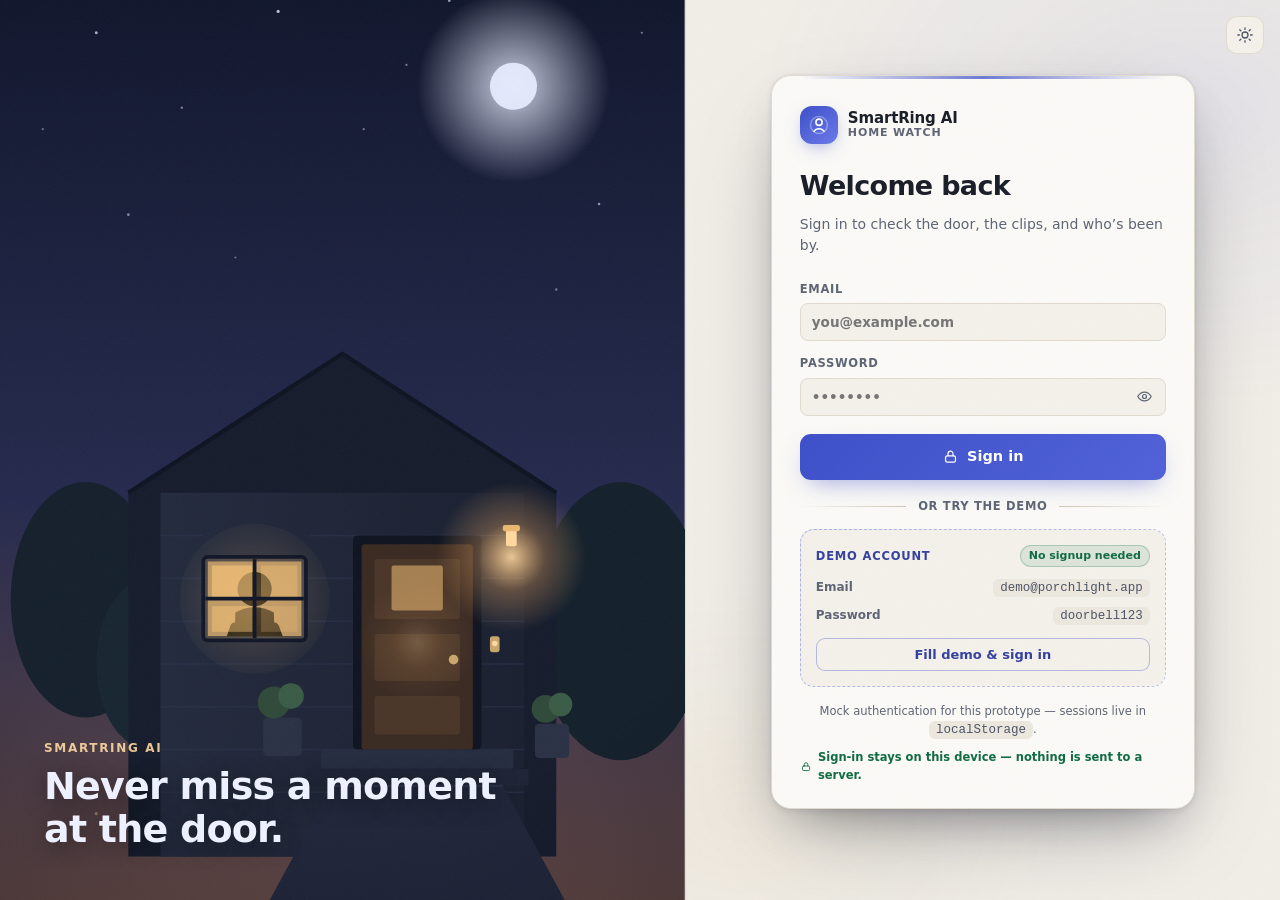
<file: dashboard/index.html>
<!DOCTYPE html>
<html lang="en" data-theme="light">
<head>
<meta charset="utf-8">
<meta name="viewport" content="width=device-width, initial-scale=1">
<title>SmartRing AI: Intelligent IoT Doorbell Monitoring System</title>
<meta name="description" content="SmartRing AI: intelligent, real-time monitoring for your smart doorbells — live feed, notifications, analytics, health and access logs.">
<link rel="icon" href="data:image/svg+xml,%3Csvg xmlns='http://www.w3.org/2000/svg' viewBox='0 0 32 32'%3E%3Crect width='32' height='32' rx='8' fill='%233f4fc9'/%3E%3Ccircle cx='16' cy='13' r='5' fill='none' stroke='%23fff' stroke-width='2'/%3E%3Cpath d='M10 22c1.8-2.4 3.8-3.4 6-3.4s4.2 1 6 3.4' fill='none' stroke='%23fff' stroke-width='2' stroke-linecap='round'/%3E%3C/svg%3E">
<link rel="stylesheet" href="css/styles.css">
<script>
  /* Apply theme before first paint to avoid a flash of the wrong palette. */
  (function () {
    try {
      var t = localStorage.getItem('porchlight-theme');
      if (t !== 'light' && t !== 'dark') {
        t = window.matchMedia && window.matchMedia('(prefers-color-scheme: dark)').matches ? 'dark' : 'light';
      }
      document.documentElement.setAttribute('data-theme', t);
    } catch (e) { /* keep default */ }
  })();
</script>
</head>
<body>
<a class="skip-link" href="#main">Skip to main content</a>

<!-- ============ inline icon sprite ============ -->
<svg class="sprite" aria-hidden="true" focusable="false" width="0" height="0" style="position:absolute">
  <defs>
    <g id="ico" fill="none" stroke="currentColor" stroke-width="1.7" stroke-linecap="round" stroke-linejoin="round"></g>
  </defs>
  <symbol id="i-bell" viewBox="0 0 24 24" fill="none" stroke="currentColor" stroke-width="1.7" stroke-linecap="round" stroke-linejoin="round">
    <circle cx="12" cy="9" r="3.4"/><path d="M6.5 19c1.3-2 3.2-3 5.5-3s4.2 1 5.5 3"/><circle cx="12" cy="12" r="9.2" opacity=".35"/>
  </symbol>
  <symbol id="i-ring" viewBox="0 0 24 24" fill="none" stroke="currentColor" stroke-width="1.7" stroke-linecap="round" stroke-linejoin="round">
    <path d="M12 3a6 6 0 0 0-6 6c0 5-2 6-2 6h16s-2-1-2-6a6 6 0 0 0-6-6z"/><path d="M10.3 19a2 2 0 0 0 3.4 0"/>
  </symbol>
  <symbol id="i-motion" viewBox="0 0 24 24" fill="none" stroke="currentColor" stroke-width="1.7" stroke-linecap="round" stroke-linejoin="round">
    <path d="M5 15a7 7 0 0 1 0-6"/><path d="M8.5 16.5a10 10 0 0 1 0-9"/><path d="M12 18a13 13 0 0 1 0-12"/><circle cx="18.5" cy="12" r="1.6" fill="currentColor" stroke="none"/>
  </symbol>
  <symbol id="i-person" viewBox="0 0 24 24" fill="none" stroke="currentColor" stroke-width="1.7" stroke-linecap="round" stroke-linejoin="round">
    <circle cx="12" cy="8" r="3.4"/><path d="M5.5 19.5c1.2-3.2 3.6-4.8 6.5-4.8s5.3 1.6 6.5 4.8"/>
  </symbol>
  <symbol id="i-package" viewBox="0 0 24 24" fill="none" stroke="currentColor" stroke-width="1.7" stroke-linecap="round" stroke-linejoin="round">
    <path d="M3.5 8.5 12 4l8.5 4.5v7L12 20l-8.5-4.5z"/><path d="M3.5 8.5 12 13l8.5-4.5M12 13v7"/>
  </symbol>
  <symbol id="i-tamper" viewBox="0 0 24 24" fill="none" stroke="currentColor" stroke-width="1.7" stroke-linecap="round" stroke-linejoin="round">
    <path d="M12 3.2 5 6v5.5c0 4.4 2.9 7.6 7 9.3 4.1-1.7 7-4.9 7-9.3V6z"/><path d="M12 9v4"/><circle cx="12" cy="16" r=".9" fill="currentColor" stroke="none"/>
  </symbol>
  <symbol id="i-battery-low" viewBox="0 0 24 24" fill="none" stroke="currentColor" stroke-width="1.7" stroke-linecap="round" stroke-linejoin="round">
    <rect x="2.5" y="8" width="16" height="8" rx="2.2"/><path d="M21 11v2"/><path d="M6 11v2"/>
  </symbol>
  <symbol id="i-offline" viewBox="0 0 24 24" fill="none" stroke="currentColor" stroke-width="1.7" stroke-linecap="round" stroke-linejoin="round">
    <path d="M2.5 9.5a14 14 0 0 1 5-3"/><path d="M14 6.8a14 14 0 0 1 7.5 2.7"/><path d="M6 13a10 10 0 0 1 3-1.8"/><path d="M15 11.5a10 10 0 0 1 3 1.5"/><circle cx="12" cy="17.5" r="1.4" fill="currentColor" stroke="none"/><path d="M3 3l18 18"/>
  </symbol>
  <symbol id="i-mic" viewBox="0 0 24 24" fill="none" stroke="currentColor" stroke-width="1.7" stroke-linecap="round" stroke-linejoin="round">
    <rect x="9" y="3" width="6" height="11" rx="3"/><path d="M5.5 11.5a6.5 6.5 0 0 0 13 0"/><path d="M12 18v3"/>
  </symbol>
  <symbol id="i-speaker" viewBox="0 0 24 24" fill="none" stroke="currentColor" stroke-width="1.7" stroke-linecap="round" stroke-linejoin="round">
    <path d="M4 9.5h3.5L12 5.5v13L7.5 14.5H4z"/><path d="M15.5 9.5a4 4 0 0 1 0 5"/><path d="M18 7a7.5 7.5 0 0 1 0 10"/>
  </symbol>
  <symbol id="i-mute" viewBox="0 0 24 24" fill="none" stroke="currentColor" stroke-width="1.7" stroke-linecap="round" stroke-linejoin="round">
    <path d="M4 9.5h3.5L12 5.5v13L7.5 14.5H4z"/><path d="M16 10l4 4M20 10l-4 4"/>
  </symbol>
  <symbol id="i-camera" viewBox="0 0 24 24" fill="none" stroke="currentColor" stroke-width="1.7" stroke-linecap="round" stroke-linejoin="round">
    <path d="M4 8h3l1.5-2h7L17 8h3v11H4z"/><circle cx="12" cy="13" r="3.4"/>
  </symbol>
  <symbol id="i-lock" viewBox="0 0 24 24" fill="none" stroke="currentColor" stroke-width="1.7" stroke-linecap="round" stroke-linejoin="round">
    <rect x="5" y="11" width="14" height="9" rx="2.4"/><path d="M8.5 11V8a3.5 3.5 0 0 1 7 0v3"/>
  </symbol>
  <symbol id="i-unlock" viewBox="0 0 24 24" fill="none" stroke="currentColor" stroke-width="1.7" stroke-linecap="round" stroke-linejoin="round">
    <rect x="5" y="11" width="14" height="9" rx="2.4"/><path d="M8.5 11V8a3.5 3.5 0 0 1 6.9-1"/>
  </symbol>
  <symbol id="i-sun" viewBox="0 0 24 24" fill="none" stroke="currentColor" stroke-width="1.7" stroke-linecap="round" stroke-linejoin="round">
    <circle cx="12" cy="12" r="4"/><path d="M12 2.5v2M12 19.5v2M2.5 12h2M19.5 12h2M5 5l1.4 1.4M17.6 17.6 19 19M19 5l-1.4 1.4M6.4 17.6 5 19"/>
  </symbol>
  <symbol id="i-moon" viewBox="0 0 24 24" fill="none" stroke="currentColor" stroke-width="1.7" stroke-linecap="round" stroke-linejoin="round">
    <path d="M20 14.5A8.5 8.5 0 0 1 9.5 4a8.5 8.5 0 1 0 10.5 10.5z"/>
  </symbol>
  <symbol id="i-check" viewBox="0 0 24 24" fill="none" stroke="currentColor" stroke-width="1.9" stroke-linecap="round" stroke-linejoin="round">
    <path d="M5 12.5 10 17.5 19 7"/>
  </symbol>
  <symbol id="i-trash" viewBox="0 0 24 24" fill="none" stroke="currentColor" stroke-width="1.7" stroke-linecap="round" stroke-linejoin="round">
    <path d="M4.5 7h15"/><path d="M9.5 7V5h5v2"/><path d="M6.5 7l1 12h9l1-12"/><path d="M10.5 11v4.5M13.5 11v4.5"/>
  </symbol>
  <symbol id="i-play" viewBox="0 0 24 24" fill="none" stroke="currentColor" stroke-width="1.7" stroke-linecap="round" stroke-linejoin="round">
    <path d="M9 6.5 18 12l-9 5.5z"/>
  </symbol>
  <symbol id="i-wifi" viewBox="0 0 24 24" fill="none" stroke="currentColor" stroke-width="1.7" stroke-linecap="round" stroke-linejoin="round">
    <path d="M3.5 9.2a13.5 13.5 0 0 1 17 0"/><path d="M6.6 12.6a9 9 0 0 1 10.8 0"/><path d="M9.7 16a4.6 4.6 0 0 1 4.6 0"/><circle cx="12" cy="19" r="1.3" fill="currentColor" stroke="none"/>
  </symbol>
  <symbol id="i-clock" viewBox="0 0 24 24" fill="none" stroke="currentColor" stroke-width="1.7" stroke-linecap="round" stroke-linejoin="round">
    <circle cx="12" cy="12" r="8.5"/><path d="M12 7.5V12l3 2"/>
  </symbol>
  <symbol id="i-close" viewBox="0 0 24 24" fill="none" stroke="currentColor" stroke-width="1.9" stroke-linecap="round" stroke-linejoin="round">
    <path d="M6 6l12 12M18 6 6 18"/>
  </symbol>
  <symbol id="i-wave" viewBox="0 0 24 24" fill="none" stroke="currentColor" stroke-width="1.7" stroke-linecap="round" stroke-linejoin="round">
    <path d="M4 16V8M8 18.5v-13M12 15.5v-7M16 19v-14M20 14v-4"/>
  </symbol>
  <symbol id="i-logout" viewBox="0 0 24 24" fill="none" stroke="currentColor" stroke-width="1.7" stroke-linecap="round" stroke-linejoin="round">
    <path d="M14 5H7a2 2 0 0 0-2 2v10a2 2 0 0 0 2 2h7"/><path d="M17 8.5 20.5 12 17 15.5"/><path d="M20 12H10"/>
  </symbol>
</svg>

<!-- ============ header ============ -->
<header class="topbar">
  <div class="topbar__row">
    <div class="brand">
      <span class="brand__mark" aria-hidden="true"><svg width="22" height="22"><use href="#i-bell"/></svg></span>
      <span class="brand__text">
        <h1 class="brand__name">SmartRing AI</h1>
        <span class="brand__sub">Home watch</span>
      </span>
    </div>

    <div class="device-switch" id="device-switch" role="group" aria-label="Select doorbell device"></div>

    <div class="topbar__actions">
      <span class="mock-chip" title="This dashboard runs on a mock realtime engine">Mock mode</span>
      <div class="acct" id="acct">
        <span class="acct__avatar" id="acct-avatar" aria-hidden="true">–</span>
        <span class="acct__name" id="acct-name">Account</span>
        <button type="button" class="icon-btn" id="btn-logout" aria-label="Log out">
          <svg width="18" height="18" aria-hidden="true"><use href="#i-logout"/></svg>
        </button>
      </div>
      <button type="button" class="icon-btn" id="theme-toggle" aria-label="Switch to dark mode">
        <svg class="icon icon--sun" width="18" height="18" aria-hidden="true"><use href="#i-sun"/></svg>
        <svg class="icon icon--moon" width="18" height="18" aria-hidden="true"><use href="#i-moon"/></svg>
      </button>
    </div>
  </div>

  <div class="statusstrip" id="status-strip" role="group" aria-label="Selected device status"></div>

  <nav class="secnav" aria-label="Dashboard sections">
    <div class="secnav__scroller">
      <a class="secnav__link" href="#live">Live feed</a>
      <a class="secnav__link" href="#notifications">Notifications
        <span class="badge badge--accent" id="nav-unread" role="status" hidden>0</span>
      </a>
      <a class="secnav__link" href="#analytics">Analytics</a>
      <a class="secnav__link" href="#settings">Settings</a>
      <a class="secnav__link" href="#health">Health</a>
      <a class="secnav__link" href="#visitors">Visitors</a>
    </div>
  </nav>
</header>

<main id="main" class="layout">

  <!-- ============ 01 live feed ============ -->
  <section class="panel panel--feed" id="live" aria-labelledby="live-title">
    <header class="panel__head">
      <div class="panel__titles">
        <span class="panel__index" aria-hidden="true">01</span>
        <h2 class="panel__title" id="live-title">Live feed</h2>
      </div>
      <div class="panel__meta">
        <span class="chip chip--ghost" id="feed-quality">1080p · 30 fps</span>
        <button type="button" class="link-btn" id="btn-simulate">Simulate ring</button>
      </div>
    </header>

    <div class="feed">
      <div class="feed__stage" id="feed-stage">
        <!-- Stylised dusk porch scene — pure SVG, no external images -->
        <svg class="feed__scene" viewBox="0 0 640 360" preserveAspectRatio="xMidYMid slice" aria-hidden="true">
          <defs>
            <linearGradient id="sky" x1="0" y1="0" x2="0" y2="1">
              <stop offset="0%" stop-color="#131a30"/>
              <stop offset="55%" stop-color="#2a2b4d"/>
              <stop offset="100%" stop-color="#6a4a41"/>
            </linearGradient>
            <radialGradient id="porchGlow" cx="50%" cy="50%" r="50%">
              <stop offset="0%" stop-color="#ffd9a0" stop-opacity=".85"/>
              <stop offset="45%" stop-color="#ffb86b" stop-opacity=".32"/>
              <stop offset="100%" stop-color="#ffb86b" stop-opacity="0"/>
            </radialGradient>
            <radialGradient id="moonGlow" cx="50%" cy="50%" r="50%">
              <stop offset="0%" stop-color="#e8ecff" stop-opacity=".8"/>
              <stop offset="100%" stop-color="#e8ecff" stop-opacity="0"/>
            </radialGradient>
            <radialGradient id="vign" cx="50%" cy="46%" r="72%">
              <stop offset="55%" stop-color="#000" stop-opacity="0"/>
              <stop offset="100%" stop-color="#000" stop-opacity=".55"/>
            </radialGradient>
            <linearGradient id="wallG" x1="0" y1="0" x2="1" y2="0">
              <stop offset="0%" stop-color="#232a3d"/>
              <stop offset="100%" stop-color="#1a2030"/>
            </linearGradient>
            <radialGradient id="hallGlow" cx="50%" cy="42%" r="58%">
              <stop offset="0%" stop-color="#ffe0ad" stop-opacity=".95"/>
              <stop offset="55%" stop-color="#ffca7a" stop-opacity=".45"/>
              <stop offset="100%" stop-color="#ffca7a" stop-opacity="0"/>
            </radialGradient>
            <linearGradient id="hallFloor" x1="0" y1="0" x2="0" y2="1">
              <stop offset="0%" stop-color="#3a2c1a"/>
              <stop offset="100%" stop-color="#1a120a"/>
            </linearGradient>
            <filter id="grainF" x="0" y="0" width="100%" height="100%">
              <feTurbulence type="fractalNoise" baseFrequency="0.9" numOctaves="2" stitchTiles="stitch"/>
              <feColorMatrix type="saturate" values="0"/>
            </filter>
          </defs>

          <rect width="640" height="360" fill="url(#sky)"/>
          <circle cx="96" cy="64" r="46" fill="url(#moonGlow)"/>
          <circle cx="96" cy="64" r="15" fill="#e9edff" opacity=".9"/>
          <g fill="#dfe5ff">
            <circle cx="190" cy="42" r="1.2" opacity=".8"/><circle cx="260" cy="88" r="1" opacity=".55"/>
            <circle cx="330" cy="36" r="1.3" opacity=".7"/><circle cx="410" cy="70" r="1" opacity=".5"/>
            <circle cx="520" cy="40" r="1.2" opacity=".65"/><circle cx="590" cy="96" r="1" opacity=".45"/>
            <circle cx="470" cy="110" r="1" opacity=".4"/><circle cx="150" cy="120" r="1" opacity=".4"/>
          </g>

          <!-- neighbouring roofline -->
          <path d="M0 150 L80 108 L160 150 L160 220 L0 220 Z" fill="#161c2c"/>
          <path d="M0 150 L80 108 L160 150" fill="none" stroke="#0f1422" stroke-width="3"/>

          <!-- house wall -->
          <rect x="150" y="96" width="490" height="196" fill="url(#wallG)"/>
          <g stroke="#2c3450" stroke-width="1.4" opacity=".65">
            <path d="M150 128h490M150 160h490M150 192h490M150 224h490M150 256h490"/>
          </g>

          <!-- door frame -->
          <rect x="332" y="120" width="118" height="172" rx="4" fill="#0f1420"/>
          <!-- doorway interior (revealed when the door swings open) -->
          <g class="scene-interior" aria-hidden="true">
            <rect x="340" y="128" width="102" height="164" rx="3" fill="#070a12"/>
            <rect x="348" y="168" width="86" height="100" rx="2" fill="#151009"/>
            <rect x="348" y="268" width="86" height="24" fill="url(#hallFloor)"/>
            <ellipse class="scene-interior__glow" cx="391" cy="230" rx="44" ry="58" fill="url(#hallGlow)"/>
            <circle cx="391" cy="196" r="5" fill="#ffe0ad" opacity=".8"/>
            <rect x="348" y="286" width="86" height="6" rx="1" fill="#2a2014"/>
          </g>
          <!-- door leaf (swings open on unlock) -->
          <g id="scene-door" class="scene-door">
            <rect x="340" y="128" width="102" height="164" rx="3" fill="#3a2a22"/>
            <rect x="350" y="140" width="82" height="52" rx="3" fill="#4a3628"/>
            <rect x="350" y="204" width="82" height="40" rx="3" fill="#4a3628"/>
            <rect x="350" y="252" width="82" height="30" rx="3" fill="#4a3628"/>
            <circle cx="424" cy="212" r="4" fill="#c9a66b"/>
            <rect x="366" y="146" width="50" height="40" rx="2" fill="#ffca7a" opacity=".55"/>
          </g>
          <!-- warm light spilling onto the porch floor while open -->
          <ellipse class="scene-spill" cx="391" cy="298" rx="56" ry="11" fill="#ffca7a"/>

          <!-- porch light + glow -->
          <circle cx="486" cy="150" r="66" fill="url(#porchGlow)"/>
          <rect x="481" y="126" width="10" height="16" rx="2" fill="#ffd9a0"/>
          <rect x="478" y="122" width="16" height="6" rx="2" fill="#e8b96f"/>

          <!-- window with warm light -->
          <rect x="208" y="140" width="84" height="64" rx="3" fill="#121728"/>
          <rect x="214" y="146" width="32" height="24" fill="#ffca7a" opacity=".5"/>
          <rect x="254" y="146" width="32" height="24" fill="#ffca7a" opacity=".28"/>
          <rect x="214" y="176" width="32" height="22" fill="#ffca7a" opacity=".35"/>
          <rect x="254" y="176" width="32" height="22" fill="#ffca7a" opacity=".18"/>

          <!-- porch floor + steps -->
          <rect x="286" y="292" width="240" height="20" fill="#252c40"/>
          <rect x="300" y="312" width="212" height="14" fill="#1e2436"/>
          <rect x="316" y="326" width="184" height="12" fill="#181e2e"/>

          <!-- walkway -->
          <path d="M330 338 L470 338 L560 360 L240 360 Z" fill="#20263a"/>
          <path d="M330 338 L470 338" stroke="#2b334a" stroke-width="2"/>

          <!-- planters -->
          <g>
            <rect x="262" y="262" width="34" height="34" rx="4" fill="#2a3145"/>
            <circle cx="272" cy="250" r="14" fill="#2f4a3a"/>
            <circle cx="288" cy="244" r="12" fill="#38584377"/>
            <circle cx="281" cy="256" r="10" fill="#3a5c46"/>
          </g>
          <g>
            <rect x="536" y="266" width="30" height="30" rx="4" fill="#2a3145"/>
            <circle cx="546" cy="254" r="12" fill="#2f4a3a"/>
            <circle cx="559" cy="250" r="10" fill="#3a5c46"/>
          </g>

          <!-- railing -->
          <g stroke="#2f3850" stroke-width="3" stroke-linecap="round">
            <path d="M286 292v-34M286 258h44"/>
            <path d="M526 292v-34M526 258h-40"/>
          </g>

          <!-- visitor silhouette (revealed while someone is at the door) -->
          <g id="scene-figure" class="scene-figure" opacity="0">
            <ellipse cx="392" cy="344" rx="34" ry="7" fill="#000" opacity=".35"/>
            <circle cx="392" cy="252" r="15" fill="#0b0f1a"/>
            <path d="M372 344c0-30 6-58 20-58s20 28 20 58z" fill="#0b0f1a"/>
            <path d="M372 292c-8 14-10 30-9 42M412 292c8 14 10 30 9 42" stroke="#0b0f1a" stroke-width="7" stroke-linecap="round" fill="none"/>
          </g>

          <rect width="640" height="360" fill="url(#vign)"/>
          <rect width="640" height="360" filter="url(#grainF)" opacity=".05" style="mix-blend-mode:overlay"/>
        </svg>

        <!-- camera shutter flash -->
        <div class="feed__flash" id="feed-flash" aria-hidden="true"></div>

        <div class="feed__hud feed__hud--top">
          <span class="live-badge" id="live-badge"><span class="live-badge__dot" aria-hidden="true"></span>Live</span>
          <span class="unlocked-badge" id="unlocked-badge" hidden>
            <svg width="12" height="12" aria-hidden="true"><use href="#i-unlock"/></svg>Unlocked
          </span>
          <span class="feed__clock" id="feed-clock">--:--:--</span>
        </div>
        <div class="feed__hud feed__hud--bottom">
          <span class="feed__hud-item" id="feed-device-label">Front Door</span>
          <span class="feed__hud-sep" aria-hidden="true">·</span>
          <span class="feed__hud-item">HDR</span>
          <span class="feed__hud-sep" aria-hidden="true">·</span>
          <span class="feed__hud-item" id="feed-rec">REC</span>
          <span class="feed__hud-sep" id="feed-lastshot-sep" aria-hidden="true" hidden>·</span>
          <span class="feed__hud-item feed__hud-shot" id="feed-lastshot" hidden></span>
        </div>

        <!-- offline / error state -->
        <div class="feed__state" id="feed-offline" hidden>
          <div class="feed__state-card">
            <svg width="26" height="26" aria-hidden="true"><use href="#i-offline"/></svg>
            <h3>Camera offline</h3>
            <p id="feed-offline-detail">This device stopped streaming 1h ago. Live view and remote unlock are unavailable.</p>
            <button type="button" class="btn btn--ghost" id="btn-retry-stream">Retry connection</button>
          </div>
        </div>

        <!-- ring banner (memorable moment) -->
        <div class="ring-banner" id="ring-banner" role="alert" aria-live="assertive" hidden>
          <span class="ring-banner__halo" aria-hidden="true"></span>
          <div class="ring-banner__body">
            <p class="ring-banner__kicker">Doorbell ring</p>
            <p class="ring-banner__title">Someone is at the door</p>
            <p class="ring-banner__meta" id="ring-banner-meta">Front Door · just now</p>
          </div>
          <div class="ring-banner__actions">
            <button type="button" class="btn btn--accent btn--sm" id="btn-ring-accept">Accept &amp; talk</button>
            <button type="button" class="btn btn--ghost btn--sm" id="btn-ring-dismiss">Dismiss</button>
          </div>
        </div>
      </div>

      <div class="feed__controls" role="group" aria-label="Doorbell controls">
        <button type="button" class="ctl" id="btn-talk" aria-pressed="false">
          <svg width="18" height="18" aria-hidden="true"><use href="#i-mic"/></svg>
          <span>Talk</span>
        </button>
        <button type="button" class="ctl" id="btn-mute" aria-pressed="false">
          <svg width="18" height="18" aria-hidden="true"><use href="#i-speaker"/></svg>
          <span>Mute</span>
        </button>
        <button type="button" class="ctl" id="btn-snapshot">
          <svg width="18" height="18" aria-hidden="true"><use href="#i-camera"/></svg>
          <span>Snapshot</span>
        </button>
        <div class="ctl-anchor">
          <button type="button" class="ctl ctl--warn" id="btn-unlock" aria-expanded="false" aria-haspopup="dialog">
            <svg width="18" height="18" aria-hidden="true"><use href="#i-lock"/></svg>
            <span>Unlock</span>
          </button>
          <div class="confirm-pop" id="unlock-confirm" role="dialog" aria-labelledby="unlock-confirm-title" hidden>
            <p id="unlock-confirm-title" class="confirm-pop__title">Unlock Front Door?</p>
            <p class="confirm-pop__text">The smart lock will disengage for 5 seconds.</p>
            <div class="confirm-pop__actions">
              <button type="button" class="btn btn--ghost btn--sm" id="btn-unlock-cancel">Cancel</button>
              <button type="button" class="btn btn--danger btn--sm" id="btn-unlock-confirm">Unlock door</button>
            </div>
          </div>
        </div>
      </div>

      <div class="stream-stats" id="stream-stats" role="group" aria-label="Stream health">
        <div class="stream-stat">
          <span class="stream-stat__label">Bitrate</span>
          <span class="stream-stat__value" id="stat-bitrate">—</span>
        </div>
        <div class="stream-stat">
          <span class="stream-stat__label">Latency</span>
          <span class="stream-stat__value" id="stat-latency">—</span>
        </div>
        <div class="stream-stat">
          <span class="stream-stat__label">Packet loss</span>
          <span class="stream-stat__value" id="stat-loss">—</span>
        </div>
        <div class="stream-stat">
          <span class="stream-stat__label">Recording</span>
          <span class="stream-stat__value" id="stat-recording">—</span>
        </div>
      </div>
    </div>
  </section>

  <!-- ============ 02 notifications ============ -->
  <section class="panel" id="notifications" aria-labelledby="notif-title">
    <header class="panel__head">
      <div class="panel__titles">
        <span class="panel__index" aria-hidden="true">02</span>
        <h2 class="panel__title" id="notif-title">Notifications</h2>
        <span class="badge badge--accent" id="unread-badge" role="status" hidden>0</span>
        <span class="badge-context" id="unread-context" hidden>this device</span>
      </div>
      <button type="button" class="link-btn" id="btn-mark-all">Mark all read</button>
    </header>

    <div class="filters">
      <label class="field">
        <span class="field__label">Type</span>
        <select id="filter-type" class="select">
          <option value="all">All events</option>
          <option value="ring">Doorbell ring</option>
          <option value="motion">Motion</option>
          <option value="person">Person</option>
          <option value="package">Package</option>
          <option value="tamper">Tamper</option>
          <option value="low_battery">Low battery</option>
          <option value="offline">Offline</option>
        </select>
      </label>
      <label class="field">
        <span class="field__label">Range</span>
        <select id="filter-range" class="select">
          <option value="today">Today</option>
          <option value="7d" selected>Last 7 days</option>
          <option value="30d">Last 30 days</option>
        </select>
      </label>
      <label class="field">
        <span class="field__label">Device</span>
        <select id="filter-device" class="select">
          <option value="current" selected>This device</option>
          <option value="all">All devices</option>
        </select>
      </label>
    </div>

    <ol class="event-list" id="event-list" aria-live="polite" aria-relevant="additions text"></ol>
    <div class="event-list__foot" id="event-list-foot" hidden>
      <button type="button" class="btn btn--ghost btn--sm" id="btn-show-events">Show all events</button>
    </div>

    <div class="state-block" id="event-empty" hidden>
      <svg class="state-block__art" viewBox="0 0 120 90" aria-hidden="true">
        <rect x="18" y="26" width="84" height="48" rx="8" fill="none" stroke="currentColor" stroke-width="2.4" opacity=".45"/>
        <path d="M18 40h84" stroke="currentColor" stroke-width="2.4" opacity=".45"/>
        <circle cx="34" cy="33" r="2.6" fill="currentColor" opacity=".45"/>
        <circle cx="44" cy="33" r="2.6" fill="currentColor" opacity=".45"/>
        <path d="M40 58h40" stroke="currentColor" stroke-width="2.4" stroke-linecap="round" opacity=".35"/>
      </svg>
      <h3>No matching events</h3>
      <p>Nothing arrived for these filters. Widen the date range or clear the filters.</p>
      <button type="button" class="btn btn--ghost btn--sm" id="btn-clear-filters">Clear filters</button>
    </div>
  </section>

  <!-- ============ 03 analytics ============ -->
  <section class="panel panel--wide" id="analytics" aria-labelledby="analytics-title">
    <header class="panel__head">
      <div class="panel__titles">
        <span class="panel__index" aria-hidden="true">03</span>
        <h2 class="panel__title" id="analytics-title">Analytics</h2>
      </div>
      <p class="panel__meta panel__meta--text" id="analytics-updated">Updated just now</p>
    </header>

    <div class="stat-row" id="stat-row">
      <article class="stat">
        <p class="stat__label">Today’s rings</p>
        <p class="stat__value" id="stat-rings">—</p>
        <p class="stat__delta" id="stat-rings-delta"></p>
      </article>
      <article class="stat">
        <p class="stat__label">Motion events</p>
        <p class="stat__value" id="stat-motion">—</p>
        <p class="stat__delta" id="stat-motion-delta"></p>
      </article>
      <article class="stat">
        <p class="stat__label">Missed events</p>
        <p class="stat__value" id="stat-missed">—</p>
        <p class="stat__delta" id="stat-missed-delta"></p>
      </article>
    </div>

    <div class="chart-grid">
      <article class="card chart-card chart-card--line">
        <header class="card__head">
          <h3 class="card__title">Events per hour</h3>
          <p class="card__meta">Last 24 hours</p>
        </header>
        <div class="chart" id="chart-hourly"></div>
      </article>
      <article class="card chart-card chart-card--bar">
        <header class="card__head">
          <h3 class="card__title">Events per day</h3>
          <p class="card__meta">Last 7 days</p>
        </header>
        <div class="chart" id="chart-daily"></div>
      </article>
      <article class="card chart-card chart-card--heat">
        <header class="card__head">
          <h3 class="card__title">Busy times</h3>
          <p class="card__meta" id="heat-summary">7 days × two-hour blocks</p>
        </header>
        <div class="chart chart--heat" id="chart-heatmap"></div>
      </article>
    </div>
  </section>

  <!-- ============ 04 settings ============ -->
  <section class="panel" id="settings" aria-labelledby="settings-title">
    <header class="panel__head">
      <div class="panel__titles">
        <span class="panel__index" aria-hidden="true">04</span>
        <h2 class="panel__title" id="settings-title">Notification settings</h2>
      </div>
      <span class="chip chip--ghost" id="settings-scope">Front Door</span>
    </header>

    <form id="settings-form" novalidate>
      <div class="card">
        <header class="card__head">
          <h3 class="card__title">Alert delivery</h3>
          <p class="card__meta">Choose where each event reaches you</p>
        </header>
        <div class="matrix" id="settings-matrix" role="group" aria-label="Event delivery matrix"></div>
        <p class="hint" id="matrix-hint">SMS delivery for packages and low battery requires the Protect plan.</p>
      </div>

      <div class="settings-duo">
        <div class="card">
          <header class="card__head">
            <h3 class="card__title">Quiet hours</h3>
            <p class="card__meta">Push alerts pause in this window</p>
          </header>
          <div class="quiet">
            <label class="switch-row">
              <span class="switch-row__label" id="quiet-label">Enable quiet hours</span>
              <button type="button" class="switch" id="quiet-toggle" role="switch" aria-checked="true" aria-labelledby="quiet-label">
                <span class="switch__thumb" aria-hidden="true"></span>
              </button>
            </label>
            <div class="quiet__times">
              <label class="field">
                <span class="field__label">Start</span>
                <input type="time" id="quiet-start" class="input" value="22:30">
              </label>
              <span class="quiet__arrow" aria-hidden="true">→</span>
              <label class="field">
                <span class="field__label">End</span>
                <input type="time" id="quiet-end" class="input" value="07:00">
              </label>
            </div>
            <p class="hint" id="quiet-hint">Rings still ring the indoor chime; push notifications stay silent.</p>
          </div>
        </div>

        <div class="card">
          <header class="card__head">
            <h3 class="card__title">Motion sensitivity</h3>
            <p class="card__meta" id="sensitivity-label">High</p>
          </header>
          <label class="field field--block">
            <span class="sr-only">Motion sensitivity</span>
            <input type="range" id="sensitivity" class="range" min="1" max="5" step="1" value="4"
                   aria-describedby="sensitivity-desc">
          </label>
          <div class="range-scale" aria-hidden="true"><span>Low</span><span>High</span></div>
          <p class="hint" id="sensitivity-desc">Detects most people and large pets; ignores moving branches.</p>
        </div>
      </div>

      <div class="settings-duo">
        <div class="card">
          <header class="card__head">
            <h3 class="card__title">Activity zones</h3>
            <p class="card__meta">Zones off = ignored for motion</p>
          </header>
          <div class="zones">
            <svg class="zones__map" viewBox="0 0 300 170" role="img" aria-label="Top-down diagram of porch, walkway and yard zones">
              <rect x="0" y="0" width="300" height="26" fill="#1c2233"/>
              <text x="150" y="17" text-anchor="middle" class="zones__map-label">HOUSE</text>
              <rect class="zone-shape" data-zone="porch" x="106" y="30" width="88" height="44" rx="6"/>
              <rect class="zone-shape" data-zone="walkway" x="126" y="80" width="48" height="60" rx="6"/>
              <rect class="zone-shape" data-zone="yard" x="16" y="80" width="100" height="74" rx="8"/>
              <rect class="zone-shape" data-zone="yard" x="184" y="80" width="100" height="74" rx="8"/>
              <text x="150" y="57" text-anchor="middle" class="zones__zone-label">Porch</text>
              <text x="150" y="113" text-anchor="middle" class="zones__zone-label">Walkway</text>
              <text x="66" y="122" text-anchor="middle" class="zones__zone-label">Yard</text>
              <text x="234" y="122" text-anchor="middle" class="zones__zone-label">Yard</text>
            </svg>
            <ul class="zones__list" id="zones-list"></ul>
          </div>
        </div>

        <div class="card">
          <header class="card__head">
            <h3 class="card__title">Indoor chime</h3>
            <p class="card__meta">Plays when someone rings</p>
          </header>
          <div class="chime">
            <label class="field field--block">
              <span class="field__label">Sound</span>
              <select id="chime-select" class="select">
                <option value="classic">Classic</option>
                <option value="chime">Chime</option>
                <option value="melody">Melody</option>
                <option value="doorbell">Doorbell</option>
              </select>
            </label>
            <button type="button" class="btn btn--ghost btn--sm" id="btn-chime-preview">
              <svg width="16" height="16" aria-hidden="true"><use href="#i-play"/></svg>
              Preview
            </button>
            <label class="field field--block">
              <span class="field__label">Volume <span class="field__value" id="volume-value">75%</span></span>
              <input type="range" id="volume" class="range" min="0" max="100" step="5" value="75">
            </label>
          </div>
        </div>
      </div>

      <div class="settings-foot">
        <p class="hint" id="settings-status" role="status">All changes saved</p>
        <button type="submit" class="btn btn--accent" id="btn-save-settings">Save settings</button>
      </div>
    </form>
  </section>

  <!-- ============ 05 health ============ -->
  <section class="panel" id="health" aria-labelledby="health-title">
    <header class="panel__head">
      <div class="panel__titles">
        <span class="panel__index" aria-hidden="true">05</span>
        <h2 class="panel__title" id="health-title">Device health</h2>
      </div>
      <span class="chip chip--ghost" id="health-uptime">—</span>
    </header>

    <div class="health-grid">
      <article class="card health-card">
        <header class="card__head">
          <h3 class="card__title">Battery</h3>
          <p class="card__meta">Last 7 days</p>
        </header>
        <p class="health-card__value" id="health-battery-value">—</p>
        <div class="health-card__chart" id="health-battery-spark"></div>
        <p class="hint" id="health-battery-hint">—</p>
      </article>

      <article class="card health-card">
        <header class="card__head">
          <h3 class="card__title">Wi-Fi signal</h3>
          <p class="card__meta">Last 24 hours</p>
        </header>
        <p class="health-card__value" id="health-signal-value">—</p>
        <div class="health-card__chart" id="health-signal-spark"></div>
        <p class="hint" id="health-signal-hint">—</p>
      </article>

      <article class="card health-card health-card--ring">
        <header class="card__head">
          <h3 class="card__title">Clip storage</h3>
          <p class="card__meta" id="health-storage-meta">—</p>
        </header>
        <div class="health-card__ring" id="health-storage-ring"></div>
        <p class="hint" id="health-storage-hint">—</p>
      </article>
    </div>

    <article class="card">
      <header class="card__head">
        <h3 class="card__title">Recent diagnostics</h3>
        <p class="card__meta">Firmware &amp; system log</p>
      </header>
      <ul class="log-list" id="log-list"></ul>
    </article>
  </section>

  <!-- ============ 06 visitors ============ -->
  <section class="panel panel--wide" id="visitors" aria-labelledby="visitors-title">
    <header class="panel__head">
      <div class="panel__titles">
        <span class="panel__index" aria-hidden="true">06</span>
        <h2 class="panel__title" id="visitors-title">Visitors &amp; access</h2>
      </div>
      <p class="panel__meta panel__meta--text" id="visitors-scope">Doorbell activity at your home</p>
    </header>

    <div class="visitors-split">
      <article class="card">
        <header class="card__head">
          <h3 class="card__title">Delivery history</h3>
          <p class="card__meta" id="deliveries-meta">—</p>
        </header>
        <ul class="deliveries" id="deliveries-list"></ul>
        <div class="state-block state-block--inline" id="deliveries-empty" hidden>
          <h3>No deliveries</h3>
          <p>No parcels were left at this door in the last 30 days.</p>
        </div>
      </article>

      <article class="card card--table">
        <header class="card__head">
          <h3 class="card__title">Visitor log</h3>
          <p class="card__meta" id="visitor-log-meta">—</p>
        </header>
        <div class="table-wrap" tabindex="0" role="region" aria-label="Visitor log table, scrollable">
          <table class="table">
            <thead>
              <tr>
                <th scope="col">Visitor</th>
                <th scope="col">Type</th>
                <th scope="col">When</th>
                <th scope="col">Event</th>
              </tr>
            </thead>
            <tbody id="visitor-log-body"></tbody>
          </table>
        </div>
        <div class="state-block state-block--inline" id="visitor-log-empty" hidden>
          <h3>No visitor activity</h3>
          <p>This device hasn’t logged a visitor yet.</p>
        </div>
      </article>
    </div>
  </section>
</main>

<footer class="foot">
  <p>SmartRing AI dashboard — self-contained demo build. All telemetry is generated by a mock realtime engine; no network requests leave this page.</p>
  <p class="foot__meta" id="foot-clock">—</p>
</footer>

<!-- clip player -->
<div class="clip-modal" id="clip-modal" role="dialog" aria-modal="true" aria-labelledby="clip-modal-title" hidden>
  <div class="clip-modal__backdrop" data-clip-close></div>
  <div class="clip-modal__panel" role="document">
    <div class="clip-modal__stage" id="clip-stage">
      <div class="clip-modal__scene" id="clip-scene"></div>
      <div class="clip-modal__scan" aria-hidden="true"></div>
      <div class="clip-modal__top">
        <span class="clip-modal__rec" id="clip-rec"><i aria-hidden="true"></i>REC</span>
        <span class="clip-modal__clock" id="clip-clock">--:--:--</span>
      </div>
      <p class="clip-modal__caption" id="clip-caption"></p>
      <div class="clip-modal__scrub" aria-hidden="true"><div class="clip-modal__bar" id="clip-bar"></div></div>
    </div>
    <div class="clip-modal__meta">
      <div class="clip-modal__meta-text">
        <p class="clip-modal__title" id="clip-modal-title">Clip</p>
        <p class="clip-modal__sub" id="clip-modal-sub"></p>
      </div>
      <button type="button" class="btn btn--ghost btn--sm" id="clip-close">Close</button>
    </div>
  </div>
</div>

<div class="toast-stack" id="toast-stack" aria-live="polite" aria-atomic="false"></div>
<div class="sr-only" id="sr-polite" aria-live="polite"></div>

<script src="js/mock-data.js"></script>
<script src="js/api.js"></script>
<script src="js/auth.js"></script>
<script src="js/store.js"></script>
<script src="js/realtime.js"></script>
<script src="js/charts.js"></script>
<script src="js/app.js"></script>
</body>
</html>
</file>
<file: dashboard/css/styles.css>
/* ============================================================================
   Porchlight — Smart Doorbell Dashboard
   "Calm sentinel" — soft neutral surfaces, hairline borders, layered shadows,
   one deep-indigo accent, semantic colours reserved for status only.
   ========================================================================== */

/* ------------------------------ tokens ---------------------------------- */

:root {
  --font: "Segoe UI", system-ui, -apple-system, "Helvetica Neue", Arial, sans-serif;
  --mono: ui-monospace, "Cascadia Mono", "SF Mono", Consolas, "Liberation Mono", monospace;

  --bg: #f1eee8;
  --bg-wash:
    radial-gradient(1100px 520px at 88% -12%, rgba(63, 79, 201, 0.07), transparent 62%),
    radial-gradient(900px 480px at -12% 0%, rgba(196, 148, 78, 0.09), transparent 55%);
  --surface: #fbfaf7;
  --surface-2: #f4f1eb;
  --surface-3: #ece8df;
  --border: #e2dbcf;
  --border-strong: #cfc6b5;

  --text: #191d27;
  --text-2: #4c5364;
  --text-3: #5d6474;

  --accent: #3d4fc9;
  --accent-rgb: 63, 79, 201;
  --accent-soft: rgba(63, 79, 201, 0.1);
  --on-accent: #ffffff;

  /* text-on-tint variants — tuned for WCAG AA on the chip tints below */
  --accent-text: #33409f;
  --ok-text: #0f6b41;
  --warn-text: #7a4f00;
  --danger-text: #b0241d;

  --ok: #147a4b;
  --ok-dot: #1f9d63;
  --warn: #8a5a00;
  --warn-dot: #d9910f;
  --danger: #c02a22;
  --danger-dot: #e04a3a;

  --shadow-1: 0 1px 2px rgba(20, 24, 35, 0.05);
  --shadow-2: 0 1px 2px rgba(20, 24, 35, 0.05), 0 14px 30px -18px rgba(20, 24, 35, 0.28);
  --shadow-pop: 0 2px 6px rgba(20, 24, 35, 0.08), 0 22px 44px -20px rgba(20, 24, 35, 0.35);

  --radius: 16px;
  --radius-sm: 11px;
  --radius-xs: 8px;

  --topbar-offset: 168px;
}

[data-theme="dark"] {
  --bg: #0d1220;
  --bg-wash:
    radial-gradient(1100px 540px at 84% -14%, rgba(103, 120, 255, 0.16), transparent 60%),
    radial-gradient(820px 460px at -10% 6%, rgba(56, 84, 132, 0.18), transparent 55%);
  --surface: #141a2b;
  --surface-2: #1a2135;
  --surface-3: #222b42;
  --border: #273149;
  --border-strong: #364362;

  --text: #e8ecf8;
  --text-2: #aeb7cc;
  --text-3: #8d97ae;

  --accent: #7f8dff;
  --accent-rgb: 127, 141, 255;
  --accent-soft: rgba(127, 141, 255, 0.14);
  --on-accent: #0e1326;

  /* text-on-tint variants — tuned for WCAG AA on the chip tints below */
  --accent-text: #aab6ff;
  --ok-text: #5fdb98;
  --warn-text: #f6c35c;
  --danger-text: #ff958b;

  --ok: #4fd18c;
  --ok-dot: #3fcf86;
  --warn: #f2b544;
  --warn-dot: #f2b544;
  --danger: #ff7d72;
  --danger-dot: #ff7d72;

  --shadow-1: 0 1px 2px rgba(0, 0, 0, 0.4);
  --shadow-2: 0 1px 2px rgba(0, 0, 0, 0.4), 0 18px 36px -20px rgba(0, 0, 0, 0.7);
  --shadow-pop: 0 2px 8px rgba(0, 0, 0, 0.45), 0 26px 50px -22px rgba(0, 0, 0, 0.8);
}

/* ------------------------------ base ------------------------------------ */

*, *::before, *::after { box-sizing: border-box; }

/* class-based display rules must never beat the hidden attribute */
[hidden] { display: none !important; }

html { scroll-behavior: smooth; }

body {
  margin: 0;
  font-family: var(--font);
  font-size: 15px;
  line-height: 1.5;
  color: var(--text);
  background-color: var(--bg);
  background-image: var(--bg-wash);
  background-attachment: fixed;
  -webkit-font-smoothing: antialiased;
  text-rendering: optimizeLegibility;
}

body::after {
  content: "";
  position: fixed;
  inset: 0;
  pointer-events: none;
  z-index: 999;
  opacity: 0.035;
  background-image: url("data:image/svg+xml,%3Csvg xmlns='http://www.w3.org/2000/svg' width='140' height='140'%3E%3Cfilter id='n'%3E%3CfeTurbulence type='fractalNoise' baseFrequency='0.85' numOctaves='3' stitchTiles='stitch'/%3E%3C/filter%3E%3Crect width='140' height='140' filter='url(%23n)'/%3E%3C/svg%3E");
}

[data-theme="dark"] body::after { opacity: 0.05; mix-blend-mode: soft-light; }

h1, h2, h3, h4, p, ul, ol, figure { margin: 0; }
ul, ol { padding: 0; list-style: none; }
button, input, select { font: inherit; color: inherit; }
a { color: inherit; }

:focus-visible {
  outline: 2px solid var(--accent);
  outline-offset: 2px;
  border-radius: 5px;
}

.sr-only {
  position: absolute !important;
  width: 1px; height: 1px;
  padding: 0; margin: -1px;
  overflow: hidden; clip: rect(0 0 0 0);
  white-space: nowrap; border: 0;
}

.skip-link {
  position: fixed;
  top: 10px; left: 10px;
  z-index: 200;
  padding: 10px 16px;
  background: var(--accent);
  color: var(--on-accent);
  border-radius: var(--radius-xs);
  font-weight: 600;
  text-decoration: none;
  transform: translateY(-200%);
  transition: transform 0.2s ease;
}
.skip-link:focus { transform: translateY(0); }

.sprite { position: absolute; }

/* ------------------------------ topbar ---------------------------------- */

.topbar {
  position: sticky;
  top: 0;
  z-index: 60;
  background: var(--surface);
  border-bottom: 1px solid var(--border);
  box-shadow: var(--shadow-1);
}

.topbar__row {
  display: flex;
  align-items: center;
  gap: 16px;
  padding: 12px clamp(14px, 3vw, 28px) 10px;
  max-width: 1560px;
  margin: 0 auto;
}

.brand { display: flex; align-items: center; gap: 11px; flex: 0 0 auto; }

.brand__mark {
  display: grid;
  place-items: center;
  width: 38px; height: 38px;
  border-radius: 12px;
  color: var(--on-accent);
  background: linear-gradient(140deg, var(--accent), #6a79ea);
  box-shadow: 0 6px 16px -8px rgba(var(--accent-rgb), 0.9);
}

.brand__text { display: flex; flex-direction: column; line-height: 1.15; }
.brand__name { font-size: 17px; font-weight: 700; letter-spacing: -0.02em; }
.brand__sub { font-size: 11.5px; color: var(--text-3); letter-spacing: 0.06em; text-transform: uppercase; }

.device-switch {
  display: flex;
  gap: 4px;
  padding: 4px;
  background: var(--surface-2);
  border: 1px solid var(--border);
  border-radius: 13px;
  overflow-x: auto;
  scrollbar-width: none;
}
.device-switch::-webkit-scrollbar { display: none; }

.device-pill {
  display: inline-flex;
  align-items: center;
  gap: 7px;
  padding: 7px 13px;
  border: 0;
  border-radius: 10px;
  background: transparent;
  color: var(--text-2);
  font-size: 13.5px;
  font-weight: 600;
  white-space: nowrap;
  cursor: pointer;
  transition: background 0.18s ease, color 0.18s ease, box-shadow 0.18s ease;
}
.device-pill:hover { background: var(--surface-3); color: var(--text); }
.device-pill[aria-pressed="true"] {
  background: var(--surface);
  color: var(--text);
  box-shadow: var(--shadow-1), inset 0 0 0 1px var(--border);
}
.device-pill__dot {
  width: 7px; height: 7px;
  border-radius: 50%;
  background: var(--ok-dot);
  box-shadow: 0 0 0 3px rgba(31, 157, 99, 0.16);
}
.device-pill__dot--off {
  background: var(--danger-dot);
  box-shadow: 0 0 0 3px rgba(224, 74, 58, 0.16);
}

.topbar__actions { display: flex; align-items: center; gap: 10px; margin-left: auto; }

.mock-chip {
  font-size: 11.5px;
  font-weight: 600;
  letter-spacing: 0.05em;
  text-transform: uppercase;
  color: var(--text-3);
  border: 1px dashed var(--border-strong);
  border-radius: 999px;
  padding: 5px 11px;
}

.icon-btn {
  display: inline-grid;
  place-items: center;
  width: 38px; height: 38px;
  border-radius: 11px;
  border: 1px solid var(--border);
  background: var(--surface-2);
  color: var(--text-2);
  cursor: pointer;
  transition: background 0.18s ease, color 0.18s ease, transform 0.12s ease;
}
.icon-btn:hover { background: var(--surface-3); color: var(--text); }
.icon-btn:active { transform: scale(0.96); }
.icon-btn:disabled,
.icon-btn[disabled] {
  opacity: 0.45;
  cursor: not-allowed;
  transform: none;
}
.icon-btn--sm { width: 30px; height: 30px; border-radius: 9px; }

[data-theme="light"] .icon--moon { display: none; }
[data-theme="dark"] .icon--sun { display: none; }

/* --------------------------- status strip ------------------------------- */

.statusstrip {
  display: flex;
  align-items: center;
  gap: 0;
  padding: 0 clamp(14px, 3vw, 28px) 10px;
  max-width: 1560px;
  margin: 0 auto;
  overflow-x: auto;
  scrollbar-width: thin;
}

.status-item {
  display: flex;
  align-items: center;
  gap: 8px;
  padding: 4px 16px;
  border-left: 1px solid var(--border);
  white-space: nowrap;
  font-size: 13px;
  color: var(--text-2);
}
.status-item:first-child { padding-left: 0; border-left: 0; }
.status-item__label {
  font-size: 11px;
  letter-spacing: 0.07em;
  text-transform: uppercase;
  color: var(--text-3);
}
.status-item__value { font-weight: 600; color: var(--text); font-variant-numeric: tabular-nums; }
.status-item svg { color: var(--text-3); flex: 0 0 auto; }

.status-item--name .status-item__value { font-size: 15px; letter-spacing: -0.01em; }

.badge-dot {
  display: inline-flex;
  align-items: center;
  gap: 7px;
  font-weight: 600;
  font-size: 13px;
}
.badge-dot::before {
  content: "";
  width: 8px; height: 8px;
  border-radius: 50%;
  background: var(--ok-dot);
  box-shadow: 0 0 0 3px rgba(31, 157, 99, 0.18);
}
.badge-dot--off { color: var(--danger); }
.badge-dot--off::before {
  background: var(--danger-dot);
  box-shadow: 0 0 0 3px rgba(224, 74, 58, 0.18);
}

.battery {
  display: inline-flex;
  align-items: center;
  gap: 8px;
}
.battery__track {
  width: 52px; height: 7px;
  border-radius: 4px;
  background: var(--surface-3);
  overflow: hidden;
}
.battery__fill {
  display: block;
  height: 100%;
  border-radius: 4px;
  background: var(--ok-dot);
  transition: width 0.5s cubic-bezier(0.4, 0, 0.2, 1), background 0.3s ease;
}
.battery__fill--warn { background: var(--warn-dot); }
.battery__fill--crit { background: var(--danger-dot); }
.battery--warn .battery__pct { color: var(--warn); }
.battery--crit .battery__pct { color: var(--danger); }
.battery__pct { font-variant-numeric: tabular-nums; font-weight: 600; color: var(--text); }

.wifi-bars { display: inline-flex; align-items: flex-end; gap: 2px; height: 14px; }
.wifi-bars i {
  width: 3.5px;
  border-radius: 2px;
  background: var(--surface-3);
}
.wifi-bars i:nth-child(1) { height: 5px; }
.wifi-bars i:nth-child(2) { height: 8px; }
.wifi-bars i:nth-child(3) { height: 11px; }
.wifi-bars i:nth-child(4) { height: 14px; }
.wifi-bars i.on { background: var(--text-2); }
.wifi-bars--warn i.on { background: var(--warn-dot); }
.wifi-bars--crit i.on { background: var(--danger-dot); }

/* ----------------------------- section nav ------------------------------ */

.secnav { border-top: 1px solid var(--border); }

.secnav__scroller {
  display: flex;
  gap: 2px;
  padding: 0 clamp(14px, 3vw, 28px);
  max-width: 1560px;
  margin: 0 auto;
  overflow-x: auto;
  scrollbar-width: none;
}
.secnav__scroller::-webkit-scrollbar { display: none; }

.secnav__link {
  position: relative;
  display: inline-flex;
  align-items: center;
  gap: 7px;
  padding: 11px 14px 12px;
  font-size: 13.5px;
  font-weight: 600;
  color: var(--text-3);
  text-decoration: none;
  white-space: nowrap;
  border-bottom: 2px solid transparent;
  transition: color 0.16s ease, border-color 0.16s ease;
}
.secnav__link:hover { color: var(--text); border-bottom-color: var(--border-strong); }
.secnav__link.is-active { color: var(--accent); border-bottom-color: var(--accent); }

.badge {
  display: inline-grid;
  place-items: center;
  min-width: 20px;
  height: 20px;
  padding: 0 6px;
  border-radius: 999px;
  font-size: 11.5px;
  font-weight: 700;
  font-variant-numeric: tabular-nums;
}
.badge--accent {
  background: var(--accent);
  color: var(--on-accent);
}
.badge--soft {
  background: var(--accent-soft);
  color: var(--accent-text);
}

.badge-context {
  font-size: 11px;
  font-weight: 600;
  letter-spacing: 0.04em;
  color: var(--text-3);
}

/* ------------------------------ layout ---------------------------------- */

.layout {
  display: grid;
  gap: 18px;
  padding: 18px clamp(14px, 3vw, 28px) 36px;
  max-width: 1560px;
  margin: 0 auto;
}

.panel {
  background: var(--surface);
  border: 1px solid var(--border);
  border-radius: var(--radius);
  box-shadow: var(--shadow-2);
  padding: 18px 18px 20px;
  scroll-margin-top: var(--topbar-offset);
  min-width: 0;
}

.panel__head {
  display: flex;
  align-items: center;
  gap: 12px;
  flex-wrap: wrap;
  padding-bottom: 14px;
  margin-bottom: 16px;
  border-bottom: 1px solid var(--border);
}

.panel__titles { display: flex; align-items: center; gap: 10px; flex-wrap: wrap; }

.panel__index {
  font-family: var(--mono);
  font-size: 11px;
  font-weight: 600;
  letter-spacing: 0.08em;
  color: var(--accent);
  background: var(--accent-soft);
  border-radius: 6px;
  padding: 3px 7px;
}

.panel__title { font-size: 17.5px; font-weight: 700; letter-spacing: -0.015em; }

.panel__meta {
  display: flex;
  align-items: center;
  gap: 10px;
  margin-left: auto;
  font-size: 13px;
  color: var(--text-3);
}
.panel__meta--text { font-variant-numeric: tabular-nums; }

.chip {
  display: inline-flex;
  align-items: center;
  gap: 6px;
  padding: 4px 10px;
  border-radius: 999px;
  font-size: 12px;
  font-weight: 600;
  font-variant-numeric: tabular-nums;
}
.chip--ghost { background: var(--surface-2); border: 1px solid var(--border); color: var(--text-3); }
.chip--ok { background: rgba(31, 157, 99, 0.12); color: var(--ok-text); }
.chip--warn { background: rgba(217, 145, 15, 0.14); color: var(--warn-text); }
.chip--danger { background: rgba(224, 74, 58, 0.12); color: var(--danger-text); }
.chip--accent { background: var(--accent-soft); color: var(--accent-text); }

.link-btn {
  border: 0;
  background: none;
  padding: 4px 2px;
  font-size: 13px;
  font-weight: 600;
  color: var(--accent);
  cursor: pointer;
  border-radius: 5px;
}
.link-btn:hover { text-decoration: underline; }
.link-btn:disabled,
.link-btn[disabled] {
  opacity: 0.45;
  cursor: not-allowed;
  text-decoration: none;
}
.link-btn:disabled:hover { text-decoration: none; }

/* ------------------------------ buttons --------------------------------- */

.btn {
  display: inline-flex;
  align-items: center;
  justify-content: center;
  gap: 8px;
  padding: 9px 16px;
  border-radius: var(--radius-sm);
  border: 1px solid transparent;
  font-size: 14px;
  font-weight: 650;
  cursor: pointer;
  transition: background 0.16s ease, border-color 0.16s ease, transform 0.1s ease, box-shadow 0.16s ease;
}
.btn:active { transform: translateY(1px); }
.btn--sm { padding: 6px 12px; font-size: 13px; border-radius: 9px; }

.btn--accent {
  background: var(--accent);
  color: var(--on-accent);
  box-shadow: 0 6px 16px -9px rgba(var(--accent-rgb), 0.9);
}
.btn--accent:hover { filter: brightness(1.06); }

.btn--ghost {
  background: var(--surface-2);
  border-color: var(--border);
  color: var(--text);
}
.btn--ghost:hover { background: var(--surface-3); }

.btn--danger {
  background: var(--danger);
  color: #fff;
}
[data-theme="dark"] .btn--danger { color: #2a0c09; }
.btn--danger:hover { filter: brightness(1.05); }

.btn[disabled] { opacity: 0.5; cursor: not-allowed; transform: none; }

/* ---------------------------- feed panel -------------------------------- */

.feed { display: flex; flex-direction: column; gap: 12px; }

.feed__stage {
  position: relative;
  aspect-ratio: 16 / 9;
  border-radius: 13px;
  overflow: hidden;
  background: #0d1220;
  box-shadow: inset 0 0 0 1px rgba(255, 255, 255, 0.05);
}

.feed__scene { position: absolute; inset: 0; width: 100%; height: 100%; display: block; }

.scene-figure { transition: opacity 0.6s ease; }
.feed__stage.is-ringing .scene-figure { opacity: 1; }

/* door unlock — leaf swings outward on a left-edge hinge */
.scene-door {
  transform-box: view-box;
  transform-origin: 340px 210px;
  transition: transform 1.15s cubic-bezier(0.45, 0.05, 0.25, 1);
  will-change: transform;
}
.feed__stage.is-unlocked .scene-door {
  transform: perspective(900px) rotateY(-68deg);
}

.scene-interior__glow { opacity: 0; transition: opacity 0.9s ease 0.2s; }
.feed__stage.is-unlocked .scene-interior__glow { opacity: 0.3; }

.scene-spill { opacity: 0; transition: opacity 0.9s ease 0.35s; }
.feed__stage.is-unlocked .scene-spill { opacity: 0.45; }

.unlocked-badge {
  display: inline-flex;
  align-items: center;
  gap: 5px;
  padding: 3px 9px;
  border-radius: 999px;
  font-size: 11px;
  font-weight: 650;
  letter-spacing: 0.05em;
  text-transform: uppercase;
  color: var(--ok-text, #157a4a);
  background: color-mix(in srgb, var(--ok, #22a06b) 18%, transparent);
  border: 1px solid color-mix(in srgb, var(--ok, #22a06b) 40%, transparent);
  animation: unlock-in 0.35s ease both;
}
.unlocked-badge[hidden] { display: none; }

@keyframes unlock-in {
  from { opacity: 0; transform: translateY(-4px) scale(0.92); }
  to { opacity: 1; transform: none; }
}

.feed__hud {
  position: absolute;
  left: 12px; right: 12px;
  display: flex;
  align-items: center;
  gap: 8px;
  pointer-events: none;
}
.feed__hud--top { top: 12px; }
.feed__hud--bottom { bottom: 12px; font-size: 12px; color: rgba(240, 244, 255, 0.82); }

.feed__hud-item { font-variant-numeric: tabular-nums; letter-spacing: 0.02em; }
.feed__hud-sep { opacity: 0.5; }

.live-badge {
  display: inline-flex;
  align-items: center;
  gap: 7px;
  padding: 4px 11px;
  border-radius: 999px;
  background: rgba(10, 14, 26, 0.72);
  border: 1px solid rgba(255, 255, 255, 0.14);
  color: #fff;
  font-size: 11.5px;
  font-weight: 700;
  letter-spacing: 0.12em;
  text-transform: uppercase;
  backdrop-filter: blur(6px);
}
.live-badge__dot {
  width: 7px; height: 7px;
  border-radius: 50%;
  background: #ff5d4d;
  animation: livePulse 1.8s ease-in-out infinite;
}
.live-badge.is-offline .live-badge__dot { background: #9aa3b8; animation: none; }

@keyframes livePulse {
  0%, 100% { opacity: 1; box-shadow: 0 0 0 0 rgba(255, 93, 77, 0.55); }
  50% { opacity: 0.65; box-shadow: 0 0 0 5px rgba(255, 93, 77, 0); }
}

.feed__clock {
  margin-left: auto;
  padding: 4px 11px;
  border-radius: 999px;
  background: rgba(10, 14, 26, 0.72);
  border: 1px solid rgba(255, 255, 255, 0.14);
  color: rgba(244, 247, 255, 0.95);
  font-family: var(--mono);
  font-size: 12px;
  font-variant-numeric: tabular-nums;
  backdrop-filter: blur(6px);
}

.feed__hud--bottom {
  margin-left: 0;
  text-shadow: 0 1px 6px rgba(0, 0, 0, 0.6);
}

/* offline / error state over the stage */
.feed__state {
  position: absolute;
  inset: 0;
  display: grid;
  place-items: center;
  background: rgba(10, 14, 26, 0.82);
  backdrop-filter: blur(3px);
  z-index: 3;
}
.feed__state-card {
  text-align: center;
  color: #e6ebfb;
  padding: 22px 26px;
  max-width: 340px;
}
.feed__state-card svg { color: #ff9d92; }
.feed__state-card h3 { margin: 10px 0 6px; font-size: 16px; letter-spacing: -0.01em; }
.feed__state-card p { font-size: 13.5px; color: rgba(230, 235, 251, 0.78); margin-bottom: 14px; }
.feed__state-card .btn--ghost {
  background: rgba(255, 255, 255, 0.08);
  border-color: rgba(255, 255, 255, 0.2);
  color: #fff;
}

/* ring banner — the memorable moment */
.ring-banner {
  position: absolute;
  top: 48px; left: 50%;
  z-index: 4;
  display: flex;
  align-items: center;
  gap: 14px;
  width: min(560px, calc(100% - 28px));
  padding: 12px 14px 12px 18px;
  border-radius: 14px;
  background: rgba(14, 18, 34, 0.86);
  border: 1px solid rgba(255, 255, 255, 0.14);
  color: #fff;
  backdrop-filter: blur(10px);
  box-shadow: 0 18px 44px -18px rgba(0, 0, 0, 0.8);
  transform: translateX(-50%);
  animation: bannerIn 0.45s cubic-bezier(0.2, 0.9, 0.3, 1.2) both;
}
.ring-banner[hidden] { display: none; }

.ring-banner__halo {
  position: absolute;
  inset: -3px;
  border-radius: 17px;
  pointer-events: none;
  box-shadow: 0 0 0 0 rgba(127, 141, 255, 0.55);
  animation: haloPulse 2s ease-out infinite;
}

@keyframes bannerIn {
  from { opacity: 0; transform: translateX(-50%) translateY(-14px) scale(0.97); }
  to { opacity: 1; transform: translateX(-50%) translateY(0) scale(1); }
}
@keyframes haloPulse {
  0% { box-shadow: 0 0 0 0 rgba(127, 141, 255, 0.5); }
  70% { box-shadow: 0 0 0 14px rgba(127, 141, 255, 0); }
  100% { box-shadow: 0 0 0 0 rgba(127, 141, 255, 0); }
}

.ring-banner__kicker {
  font-size: 10.5px;
  font-weight: 700;
  letter-spacing: 0.14em;
  text-transform: uppercase;
  color: #b6c0ff;
}
.ring-banner__title { font-size: 15.5px; font-weight: 700; letter-spacing: -0.01em; }
.ring-banner__meta { font-size: 12.5px; color: rgba(235, 240, 255, 0.72); font-variant-numeric: tabular-nums; }
.ring-banner__actions { display: flex; gap: 8px; margin-left: auto; flex: 0 0 auto; }
.ring-banner .btn--ghost {
  background: rgba(255, 255, 255, 0.08);
  border-color: rgba(255, 255, 255, 0.18);
  color: #fff;
}
.ring-banner .btn--accent { background: #8b98ff; color: #0e1326; }

/* camera snapshot — shutter flash + capture fly-off */
.feed__flash {
  position: absolute;
  inset: 0;
  z-index: 3;
  background: #fff;
  opacity: 0;
  pointer-events: none;
}
.feed__stage.is-flash .feed__flash { animation: cam-flash 0.45s ease-out; }

@keyframes cam-flash {
  0% { opacity: 0; }
  6% { opacity: 0.92; }
  100% { opacity: 0; }
}

.shot-fly {
  position: absolute;
  left: 50%;
  top: 50%;
  z-index: 5;
  width: 30%;
  aspect-ratio: 4 / 3;
  border: 2px solid rgba(255, 255, 255, 0.85);
  border-radius: 8px;
  overflow: hidden;
  background: #0d1220;
  box-shadow: 0 14px 34px rgba(0, 0, 0, 0.55);
  pointer-events: none;
  animation: shot-fly 0.85s cubic-bezier(0.3, 0.7, 0.3, 1) both;
}
.shot-fly svg { width: 100%; height: 100%; display: block; }

@keyframes shot-fly {
  0% { opacity: 0; transform: translate(-50%, -50%) scale(1.18); }
  14% { opacity: 1; transform: translate(-50%, -50%) scale(1); }
  100% { opacity: 0; transform: translate(-50%, -165%) scale(0.22) rotate(-5deg); }
}

.feed__hud-shot {
  color: #9fb4ff;
  font-weight: 650;
  animation: shot-chip-in 0.3s ease both;
}
@keyframes shot-chip-in {
  from { opacity: 0; transform: translateY(3px); }
  to { opacity: 1; transform: none; }
}

/* clip player modal */
.clip-modal {
  position: fixed;
  inset: 0;
  z-index: 60;
  display: grid;
  place-items: center;
  padding: 18px;
}
.clip-modal[hidden] { display: none; }

.clip-modal__backdrop {
  position: absolute;
  inset: 0;
  background: rgba(8, 10, 20, 0.72);
  backdrop-filter: blur(6px);
  animation: fadeIn 0.22s ease both;
}
@keyframes fadeIn {
  from { opacity: 0; }
  to { opacity: 1; }
}

.clip-modal__panel {
  position: relative;
  width: min(720px, 100%);
  border-radius: 16px;
  overflow: hidden;
  background: var(--surface);
  border: 1px solid var(--border);
  box-shadow: var(--shadow-pop), 0 30px 80px -24px rgba(0, 0, 0, 0.45);
  animation: clipIn 0.28s cubic-bezier(0.2, 0.9, 0.3, 1.08) both;
  color: var(--text);
}
@keyframes clipIn {
  from { opacity: 0; transform: translateY(14px) scale(0.97); }
  to { opacity: 1; transform: none; }
}

.clip-modal__stage {
  position: relative;
  aspect-ratio: 16 / 9;
  background: #0d1220;
  overflow: hidden;
}
.clip-modal__scene { position: absolute; inset: 0; }
.clip-modal__scene svg { width: 100%; height: 100%; display: block; }

.clip-modal__scan {
  position: absolute;
  inset: 0;
  background: repeating-linear-gradient(
    to bottom,
    rgba(255, 255, 255, 0.03) 0 1px,
    transparent 1px 3px
  );
  pointer-events: none;
  mix-blend-mode: overlay;
}

.clip-modal__top {
  position: absolute;
  top: 12px;
  left: 12px;
  right: 12px;
  display: flex;
  align-items: center;
  justify-content: space-between;
  pointer-events: none;
}
.clip-modal__rec {
  display: inline-flex;
  align-items: center;
  gap: 6px;
  padding: 3px 9px;
  border-radius: 999px;
  background: rgba(10, 12, 22, 0.72);
  border: 1px solid rgba(255, 255, 255, 0.16);
  color: #ff8d84;
  font-size: 11px;
  font-weight: 700;
  letter-spacing: 0.08em;
}
.clip-modal__rec i {
  width: 7px;
  height: 7px;
  border-radius: 50%;
  background: #ff5c50;
  animation: rec-blink 1s ease-in-out infinite;
}
.clip-modal__rec.is-done i { animation: none; background: #6b7386; }
.clip-modal__rec.is-done { color: #aab2c5; }
@keyframes rec-blink {
  0%, 100% { opacity: 1; }
  50% { opacity: 0.25; }
}
.clip-modal__clock {
  padding: 3px 9px;
  border-radius: 999px;
  background: rgba(10, 12, 22, 0.72);
  border: 1px solid rgba(255, 255, 255, 0.16);
  color: #e8ecff;
  font-size: 12px;
  font-variant-numeric: tabular-nums;
  letter-spacing: 0.04em;
}

.clip-modal__caption {
  position: absolute;
  left: 12px;
  bottom: 22px;
  margin: 0;
  padding: 4px 10px;
  border-radius: 8px;
  background: rgba(10, 12, 22, 0.7);
  color: rgba(240, 244, 255, 0.92);
  font-size: 12.5px;
  font-weight: 600;
  pointer-events: none;
}

.clip-modal__scrub {
  position: absolute;
  left: 0;
  right: 0;
  bottom: 0;
  height: 4px;
  background: rgba(255, 255, 255, 0.14);
}
.clip-modal__bar {
  height: 100%;
  width: 0;
  background: linear-gradient(90deg, #7d8cff, #aab6ff);
  border-radius: 0 2px 2px 0;
}

.clip-modal__meta {
  display: flex;
  align-items: center;
  justify-content: space-between;
  gap: 14px;
  padding: 14px 16px;
}
.clip-modal__meta-text { min-width: 0; }
.clip-modal__title { margin: 0; font-size: 15px; font-weight: 700; letter-spacing: -0.01em; }
.clip-modal__sub { margin: 3px 0 0; font-size: 12.5px; color: var(--text-3); font-variant-numeric: tabular-nums; }

/* controls */
.feed__controls { display: flex; flex-wrap: wrap; gap: 9px; }

.ctl {
  display: inline-flex;
  align-items: center;
  gap: 8px;
  padding: 9px 15px;
  border-radius: var(--radius-sm);
  border: 1px solid var(--border);
  background: var(--surface-2);
  color: var(--text-2);
  font-size: 13.5px;
  font-weight: 650;
  cursor: pointer;
  transition: background 0.16s ease, color 0.16s ease, border-color 0.16s ease, transform 0.1s ease;
}
.ctl:hover { background: var(--surface-3); color: var(--text); }
.ctl:active { transform: translateY(1px); }
.ctl[aria-pressed="true"] {
  background: var(--accent-soft);
  border-color: rgba(var(--accent-rgb), 0.45);
  color: var(--accent);
}
.ctl--warn { color: var(--danger); border-color: rgba(224, 74, 58, 0.4); }
.ctl--warn:hover { background: rgba(224, 74, 58, 0.09); color: var(--danger); }
.ctl[disabled] { opacity: 0.45; cursor: not-allowed; }

.ctl-anchor { position: relative; }

/* stream-health strip fills the base of the feed panel with real telemetry */
.stream-stats {
  display: grid;
  grid-template-columns: repeat(4, 1fr);
  gap: 8px;
  padding: 10px 12px;
  border: 1px solid var(--border);
  border-radius: var(--radius-sm);
  background: var(--surface-2);
}
.stream-stat { display: flex; flex-direction: column; gap: 2px; min-width: 0; }
.stream-stat__label {
  font-size: 10.5px;
  font-weight: 650;
  letter-spacing: 0.07em;
  text-transform: uppercase;
  color: var(--text-3);
}
.stream-stat__value {
  font-size: 14px;
  font-weight: 700;
  font-variant-numeric: tabular-nums;
  letter-spacing: -0.01em;
  color: var(--text);
  white-space: nowrap;
}
.stream-stats.is-offline .stream-stat__value { color: var(--text-3); }

@media (max-width: 480px) {
  .stream-stats { grid-template-columns: repeat(2, 1fr); }
}

.confirm-pop {
  position: absolute;
  bottom: calc(100% + 10px);
  left: 0;
  z-index: 20;
  width: 264px;
  padding: 14px;
  background: var(--surface);
  border: 1px solid var(--border);
  border-radius: 13px;
  box-shadow: var(--shadow-pop);
  animation: popIn 0.18s ease both;
}
.confirm-pop[hidden] { display: none; }
.confirm-pop__title { font-weight: 700; font-size: 14.5px; }
.confirm-pop__text { font-size: 13px; color: var(--text-3); margin: 4px 0 12px; }
.confirm-pop__actions { display: flex; gap: 8px; justify-content: flex-end; }

@keyframes popIn {
  from { opacity: 0; transform: translateY(6px); }
  to { opacity: 1; transform: translateY(0); }
}

/* --------------------------- notifications ------------------------------ */

.filters {
  display: flex;
  flex-wrap: wrap;
  gap: 10px;
  margin-bottom: 14px;
}

.field { display: flex; flex-direction: column; gap: 5px; min-width: 0; }
.field--block { width: 100%; }
.field__label {
  font-size: 11.5px;
  font-weight: 650;
  letter-spacing: 0.06em;
  text-transform: uppercase;
  color: var(--text-3);
  display: flex;
  justify-content: space-between;
  gap: 8px;
}
.field__value { font-variant-numeric: tabular-nums; color: var(--text-2); }

.select, .input {
  appearance: none;
  padding: 8px 30px 8px 11px;
  border-radius: var(--radius-xs);
  border: 1px solid var(--border);
  background-color: var(--surface-2);
  background-image: url("data:image/svg+xml,%3Csvg xmlns='http://www.w3.org/2000/svg' width='12' height='12' viewBox='0 0 24 24' fill='none' stroke='%235d6474' stroke-width='2.4' stroke-linecap='round'%3E%3Cpath d='M6 9l6 6 6-6'/%3E%3C/svg%3E");
  background-repeat: no-repeat;
  background-position: right 10px center;
  font-size: 13.5px;
  font-weight: 600;
  color: var(--text);
  cursor: pointer;
}
.input { background-image: none; padding-right: 11px; font-variant-numeric: tabular-nums; }
.select:hover, .input:hover { border-color: var(--border-strong); }

.event-list {
  display: flex;
  flex-direction: column;
  gap: 8px;
  max-height: 660px;
  overflow-y: auto;
  padding-right: 4px;
  scrollbar-width: thin;
}
/* Expanded view flows with the page — no inner scroller to trap users. */
.event-list--expanded {
  max-height: none;
  overflow: visible;
  padding-right: 0;
}

.event {
  display: grid;
  grid-template-columns: 56px 1fr auto;
  gap: 12px;
  align-items: center;
  padding: 10px;
  border: 1px solid var(--border);
  border-radius: var(--radius-sm);
  background: var(--surface-2);
  transition: border-color 0.16s ease, background 0.16s ease;
}
.event:hover { border-color: var(--border-strong); background: var(--surface-3); }
.event--unread { border-left: 3px solid var(--accent); padding-left: 8px; }

.event.is-new { animation: eventIn 0.5s cubic-bezier(0.2, 0.8, 0.3, 1) both; }
@keyframes eventIn {
  0% { opacity: 0; transform: translateX(26px); }
  70% { background: var(--accent-soft); }
  100% { opacity: 1; transform: translateX(0); background: var(--surface-2); }
}

.event__thumb {
  width: 56px; height: 42px;
  border-radius: var(--radius-xs);
  overflow: hidden;
  background: #10162a;
  flex: 0 0 auto;
}
.event__thumb svg { width: 100%; height: 100%; display: block; }

.event__body { min-width: 0; }

.event__row1 { display: flex; align-items: center; gap: 8px; }

.event__icon {
  display: inline-grid;
  place-items: center;
  width: 26px; height: 26px;
  border-radius: 8px;
  flex: 0 0 auto;
}
.event__icon--ring, .event__icon--tamper, .event__icon--offline {
  background: rgba(224, 74, 58, 0.12);
  color: var(--danger);
}
.event__icon--motion, .event__icon--person, .event__icon--low_battery {
  background: rgba(217, 145, 15, 0.14);
  color: var(--warn);
}
.event__icon--package {
  background: rgba(31, 157, 99, 0.12);
  color: var(--ok);
}

.event__label { font-weight: 650; font-size: 14px; letter-spacing: -0.005em; }

.event__unread-dot {
  width: 8px; height: 8px;
  border-radius: 50%;
  background: var(--accent);
  flex: 0 0 auto;
}

.event__meta {
  display: flex;
  align-items: center;
  gap: 7px;
  margin-top: 3px;
  font-size: 12.5px;
  color: var(--text-3);
  font-variant-numeric: tabular-nums;
}
.event__meta .dot-sep { width: 3px; height: 3px; border-radius: 50%; background: var(--border-strong); }
.event__note { color: var(--text-2); }

.event__actions { display: flex; gap: 4px; }

.event-list__foot {
  display: flex;
  justify-content: center;
  margin-top: 10px;
}
.event-list__foot .btn { min-width: 220px; }

/* ------------------------------ cards ----------------------------------- */

.card {
  border: 1px solid var(--border);
  border-radius: var(--radius-sm);
  background: var(--surface-2);
  padding: 14px;
  min-width: 0;
}
.card + .card { margin-top: 14px; }

.card__head {
  display: flex;
  align-items: baseline;
  gap: 10px;
  margin-bottom: 12px;
}
.card__title { font-size: 14.5px; font-weight: 700; letter-spacing: -0.01em; }
.card__meta { margin-left: auto; font-size: 12px; color: var(--text-3); font-variant-numeric: tabular-nums; white-space: nowrap; }

.hint { font-size: 12.5px; color: var(--text-3); }

/* ----------------------------- analytics -------------------------------- */

.stat-row {
  display: grid;
  grid-template-columns: repeat(3, 1fr);
  gap: 12px;
  margin-bottom: 14px;
}

.stat {
  border: 1px solid var(--border);
  border-radius: var(--radius-sm);
  background: var(--surface-2);
  padding: 14px 16px;
}
.stat__label { font-size: 12px; font-weight: 650; letter-spacing: 0.05em; text-transform: uppercase; color: var(--text-3); }
.stat__value {
  font-size: clamp(30px, 4vw, 40px);
  font-weight: 750;
  letter-spacing: -0.035em;
  line-height: 1.05;
  margin: 6px 0 4px;
  font-variant-numeric: tabular-nums;
}
.stat__delta {
  display: inline-flex;
  align-items: center;
  gap: 5px;
  font-size: 12.5px;
  font-weight: 650;
  font-variant-numeric: tabular-nums;
  color: var(--text-3);
}
.stat__delta--up { color: var(--ok-text); }
.stat__delta--down { color: var(--danger-text); }
.stat__delta--flat { color: var(--text-3); }

.chart-grid { display: grid; gap: 14px; }
.chart { position: relative; }
.chart--heat { padding-top: 4px; }

.chart-svg { width: 100%; height: auto; display: block; }
.chart-grid .chart-svg:focus-visible { outline-offset: 0; }

.chart-grid line.chart-grid { stroke: var(--border); stroke-width: 1; }
.chart-tick { fill: var(--text-3); font-size: 11px; font-family: var(--font); font-variant-numeric: tabular-nums; }
.chart-line { stroke: var(--accent); stroke-width: 2.4; stroke-linecap: round; stroke-linejoin: round; }
.chart-guide { stroke: var(--border-strong); stroke-width: 1; stroke-dasharray: 3 3; }
.chart-dot { fill: var(--surface); stroke: var(--accent); stroke-width: 2.4; }
.chart-bar { fill: var(--accent); opacity: 0.8; transition: transform 0.7s cubic-bezier(0.34, 1.2, 0.4, 1), opacity 0.15s ease, fill 0.15s ease; }
.chart-bar.is-active { opacity: 1; }
.spark-line { fill: none; stroke: var(--accent); stroke-width: 2; stroke-linecap: round; stroke-linejoin: round; }
.spark-area { fill: var(--accent-soft); }
.spark-dot { fill: var(--accent); }

.chart-tip {
  position: absolute;
  top: 0; left: 0;
  z-index: 5;
  padding: 6px 10px;
  border-radius: 8px;
  background: var(--text);
  color: var(--surface);
  font-size: 12px;
  font-variant-numeric: tabular-nums;
  white-space: nowrap;
  pointer-events: none;
  box-shadow: var(--shadow-2);
}
.chart-tip[hidden] { display: none; }
.chart-tip strong { font-weight: 750; }

/* heatmap */
.heat-grid {
  display: grid;
  grid-template-columns: 34px repeat(12, 1fr);
  gap: 4px;
  align-items: center;
}
.heat-corner { height: 14px; }
.heat-colhead, .heat-rowhead {
  font-size: 10.5px;
  color: var(--text-3);
  font-variant-numeric: tabular-nums;
  text-align: center;
}
.heat-rowhead { text-align: right; padding-right: 4px; }
.heat-cell {
  aspect-ratio: 1;
  border-radius: 4px;
  background: rgba(var(--accent-rgb), calc(0.06 + var(--heat, 0) * 0.82));
  transition: transform 0.12s ease;
}
.heat-cell:hover { transform: scale(1.18); }
.heat-cell--sm { width: 13px; height: 13px; aspect-ratio: auto; display: inline-block; }
[data-theme="dark"] .heat-cell--hot { box-shadow: 0 0 12px rgba(var(--accent-rgb), 0.5); }

.heat-legend {
  display: flex;
  align-items: center;
  justify-content: flex-end;
  gap: 5px;
  margin-top: 10px;
  font-size: 11.5px;
  color: var(--text-3);
}

/* ----------------------------- settings --------------------------------- */

.matrix { display: flex; flex-direction: column; gap: 2px; }

.matrix__head, .matrix__row {
  display: grid;
  grid-template-columns: 1fr repeat(3, 62px);
  align-items: center;
  gap: 6px;
  padding: 7px 4px;
}
.matrix__head {
  font-size: 11px;
  font-weight: 700;
  letter-spacing: 0.08em;
  text-transform: uppercase;
  color: var(--text-3);
  border-bottom: 1px solid var(--border);
  margin-bottom: 4px;
}
.matrix__head span:not(:first-child), .matrix__row > :not(:first-child) { justify-self: center; }
.matrix__row { border-radius: 8px; }
.matrix__row:hover { background: var(--surface-3); }
.matrix__event { display: flex; align-items: center; gap: 9px; font-size: 13.5px; font-weight: 600; }
.matrix__event svg { color: var(--text-3); }

.switch {
  position: relative;
  width: 42px; height: 25px;
  border-radius: 999px;
  border: 1px solid var(--border-strong);
  background: var(--surface-3);
  cursor: pointer;
  padding: 0;
  transition: background 0.18s ease, border-color 0.18s ease;
  flex: 0 0 auto;
}
.switch__thumb {
  position: absolute;
  top: 2px; left: 2px;
  width: 19px; height: 19px;
  border-radius: 50%;
  background: #fff;
  box-shadow: 0 1px 3px rgba(0, 0, 0, 0.25);
  transition: transform 0.18s cubic-bezier(0.34, 1.3, 0.5, 1);
}
[data-theme="dark"] .switch__thumb { background: #cfd6ea; }
.switch[aria-checked="true"] {
  background: var(--accent);
  border-color: var(--accent);
}
.switch[aria-checked="true"] .switch__thumb { transform: translateX(17px); }
.switch[disabled] { opacity: 0.42; cursor: not-allowed; }

.switch-row {
  display: flex;
  align-items: center;
  justify-content: space-between;
  gap: 14px;
  padding: 8px 0;
}
.switch-row__label { font-size: 14px; font-weight: 600; }

.quiet__times {
  display: flex;
  align-items: flex-end;
  gap: 10px;
  margin-top: 10px;
}
.quiet__arrow { padding-bottom: 9px; color: var(--text-3); }
.quiet .hint { margin-top: 10px; }

.range {
  width: 100%;
  accent-color: var(--accent);
  cursor: pointer;
  height: 22px;
}
.range-scale {
  display: flex;
  justify-content: space-between;
  font-size: 11px;
  color: var(--text-3);
  margin-top: 2px;
}

.settings-duo { display: grid; gap: 14px; margin-top: 14px; }
.settings-duo .card { margin-top: 0; }

.zones { display: grid; gap: 12px; }
.zones__map { width: 100%; height: auto; border-radius: 10px; background: var(--surface-3); }
.zones__map-label { fill: var(--text-3); font-size: 10px; font-weight: 700; letter-spacing: 0.14em; }
.zones__zone-label { fill: var(--text-2); font-size: 11px; font-weight: 650; }
.zone-shape {
  fill: var(--surface-2);
  stroke: var(--border-strong);
  stroke-width: 1.4;
  stroke-dasharray: 4 3;
  transition: fill 0.2s ease, stroke 0.2s ease;
}
.zone-shape.is-on {
  fill: rgba(var(--accent-rgb), 0.16);
  stroke: var(--accent);
  stroke-dasharray: none;
}

.zones__list { display: flex; flex-direction: column; }
.zones__list .switch-row { border-top: 1px solid var(--border); padding: 10px 0; }
.zones__list .switch-row:first-child { border-top: 0; }
.zones__state { font-size: 12px; color: var(--text-3); margin-left: auto; margin-right: 10px; }

.chime { display: grid; gap: 12px; justify-items: start; }
.chime .btn { justify-self: start; }

.settings-foot {
  display: flex;
  align-items: center;
  justify-content: space-between;
  gap: 14px;
  margin-top: 16px;
  padding-top: 14px;
  border-top: 1px solid var(--border);
  flex-wrap: wrap;
}
#settings-status.is-dirty { color: var(--warn); font-weight: 650; }

.settings-duo > .card, #settings-form > .card {
  background: var(--surface-2);
}

/* ------------------------------ health ---------------------------------- */

.health-grid { display: grid; gap: 14px; margin-bottom: 14px; }
.health-card__value {
  font-size: 30px;
  font-weight: 750;
  letter-spacing: -0.03em;
  font-variant-numeric: tabular-nums;
  line-height: 1.1;
}
.health-card__value small { font-size: 14px; font-weight: 650; color: var(--text-3); letter-spacing: 0; }
.health-card__chart { margin: 8px 0 6px; }
.health-card__chart svg { width: 100%; height: auto; }
.health-card--ring { display: flex; flex-direction: column; }
.health-card__ring { display: grid; place-items: center; padding: 6px 0; }

.ring-wrap { position: relative; display: grid; place-items: center; }
.ring-track { stroke: var(--surface-3); }
.ring-prog { stroke: var(--accent); stroke-linecap: round; transition: stroke 0.3s ease; }
.ring-prog--warn { stroke: var(--warn-dot); }
.ring-prog--crit { stroke: var(--danger-dot); }
.ring-label {
  position: absolute;
  display: flex;
  flex-direction: column;
  align-items: center;
  text-align: center;
  line-height: 1.15;
}
.ring-label strong { font-size: 19px; font-weight: 750; letter-spacing: -0.02em; font-variant-numeric: tabular-nums; }
.ring-label span { font-size: 11px; color: var(--text-3); }

.log-list { display: flex; flex-direction: column; }
.log-item {
  display: grid;
  grid-template-columns: auto auto 1fr auto;
  gap: 10px;
  align-items: center;
  padding: 9px 2px;
  border-top: 1px solid var(--border);
  font-size: 13px;
}
.log-item:first-child { border-top: 0; }
.log-code {
  font-family: var(--mono);
  font-size: 11.5px;
  font-weight: 600;
  color: var(--text-2);
  background: var(--surface-3);
  border-radius: 6px;
  padding: 3px 7px;
}
.log-msg { color: var(--text-2); min-width: 0; }
.log-time { font-size: 12px; color: var(--text-3); font-variant-numeric: tabular-nums; white-space: nowrap; }

/* ----------------------------- visitors --------------------------------- */

.visitors-split { display: grid; gap: 14px; margin-top: 14px; }
.visitors-split .card { margin-top: 0; }

.deliveries { display: flex; flex-direction: column; }
.delivery {
  display: grid;
  grid-template-columns: 44px 1fr auto;
  gap: 12px;
  align-items: center;
  padding: 10px 2px;
  border-top: 1px solid var(--border);
}
.delivery:first-child { border-top: 0; }
.delivery__thumb {
  width: 44px; height: 36px;
  border-radius: 7px;
  background: var(--surface-3);
  display: grid;
  place-items: center;
  color: var(--text-3);
}
.delivery__carrier { font-size: 13.5px; font-weight: 700; }
.delivery__pkg { font-family: var(--mono); font-size: 11.5px; color: var(--text-3); }
.delivery__when { display: block; font-size: 12px; color: var(--text-3); font-variant-numeric: tabular-nums; margin-top: 2px; }
.delivery__status { justify-self: end; white-space: nowrap; }

.table-wrap {
  overflow-x: auto;
  border: 1px solid var(--border);
  border-radius: var(--radius-xs);
  max-height: 330px;
  overflow-y: auto;
  scrollbar-width: thin;
  min-width: 0;
}
.table-wrap:focus-visible { outline-offset: -2px; }

.table { width: 100%; border-collapse: collapse; font-size: 13.5px; }
.table th, .table td {
  text-align: left;
  padding: 9px 12px;
  border-bottom: 1px solid var(--border);
  white-space: nowrap;
}
.table th {
  position: sticky;
  top: 0;
  z-index: 2;
  background: var(--surface-2);
  font-size: 11.5px;
  font-weight: 700;
  letter-spacing: 0.06em;
  text-transform: uppercase;
  color: var(--text-3);
}
.table td { color: var(--text-2); }
.table td:first-child { color: var(--text); font-weight: 650; }
.table tbody tr:hover td { background: var(--surface-3); }
.table tbody tr:last-child td { border-bottom: 0; }
.table .t-time { font-variant-numeric: tabular-nums; }

/* --------------------------- states / toasts ---------------------------- */

.state-block {
  display: flex;
  flex-direction: column;
  align-items: center;
  text-align: center;
  gap: 8px;
  padding: 34px 20px;
  color: var(--text-3);
}
.state-block__art { width: 110px; color: var(--text-3); margin-bottom: 4px; }
.state-block h3 { font-size: 15px; color: var(--text); }
.state-block p { font-size: 13.5px; max-width: 320px; }
.state-block--inline { padding: 24px 12px; }

.skel {
  border-radius: var(--radius-xs);
  background: linear-gradient(90deg, var(--surface-2) 25%, var(--surface-3) 50%, var(--surface-2) 75%);
  background-size: 200% 100%;
  animation: shimmer 1.4s linear infinite;
}
@keyframes shimmer {
  from { background-position: 200% 0; }
  to { background-position: -200% 0; }
}
.skel-list { display: flex; flex-direction: column; gap: 8px; }
.skel-row { height: 62px; }

.toast-stack {
  position: fixed;
  right: 18px;
  bottom: 18px;
  z-index: 120;
  display: flex;
  flex-direction: column;
  gap: 10px;
  max-width: min(340px, calc(100vw - 32px));
}

.toast {
  display: flex;
  align-items: flex-start;
  gap: 10px;
  padding: 12px 14px;
  border-radius: 12px;
  background: var(--surface);
  border: 1px solid var(--border);
  box-shadow: var(--shadow-pop);
  font-size: 13.5px;
  animation: toastIn 0.3s cubic-bezier(0.2, 0.9, 0.3, 1.15) both;
}
.toast.is-leaving { animation: toastOut 0.25s ease both; }
.toast__icon { flex: 0 0 auto; margin-top: 1px; }
.toast--ok .toast__icon { color: var(--ok); }
.toast--danger .toast__icon { color: var(--danger); }
.toast--accent .toast__icon { color: var(--accent); }
.toast__title { font-weight: 700; }
.toast__text { color: var(--text-3); font-size: 12.5px; }

@keyframes toastIn {
  from { opacity: 0; transform: translateY(14px) scale(0.97); }
  to { opacity: 1; transform: translateY(0) scale(1); }
}
@keyframes toastOut {
  to { opacity: 0; transform: translateY(8px) scale(0.97); }
}

/* ------------------------------ footer ---------------------------------- */

.foot {
  max-width: 1560px;
  margin: 0 auto;
  padding: 4px clamp(14px, 3vw, 28px) 34px;
  display: flex;
  flex-wrap: wrap;
  gap: 10px;
  justify-content: space-between;
  font-size: 12.5px;
  color: var(--text-3);
}
.foot__meta { font-variant-numeric: tabular-nums; }

/* ---------------------------- responsive -------------------------------- */

/* Below 900px the status strip wraps so every field stays reachable
   (no hidden horizontal scroll cutting off firmware / last-seen / model).
   The header stays sticky but compacts on scroll (JS toggles .is-compact):
   the strip + device pills collapse away, leaving ~90px of sticky chrome
   (brand row + section nav) instead of ~257px. */
@media (max-width: 899px) {
  .statusstrip {
    flex-wrap: wrap;
    overflow-x: visible;
    row-gap: 0;
  }
  .status-item {
    padding: 3px 16px 3px 0;
    border-left: 0;
  }
  .status-item + .status-item { border-left: 0; }

  .topbar.is-compact .statusstrip,
  .topbar.is-compact .device-switch { display: none; }
  .topbar.is-compact .topbar__row { padding-top: 8px; padding-bottom: 6px; }
  .topbar.is-compact .brand__mark { width: 32px; height: 32px; }
  .topbar.is-compact .brand__sub { display: none; }
  .topbar .statusstrip,
  .topbar .device-switch,
  .topbar .topbar__row,
  .topbar .brand__mark {
    transition: padding 0.2s ease, width 0.2s ease, height 0.2s ease;
  }

  :root { --topbar-offset: 110px; }
}

@media (min-width: 640px) {
  .settings-duo { grid-template-columns: 1fr 1fr; }
  .health-grid { grid-template-columns: repeat(3, 1fr); }
  .health-grid .card + .card { margin-top: 0; }
}

@media (min-width: 900px) {
  .visitors-split { grid-template-columns: 5fr 7fr; }
  .chart-grid { grid-template-columns: repeat(12, 1fr); }
  .chart-card { grid-column: span 5; }
  .chart-card--line { grid-column: span 7; }
  .chart-card--heat { grid-column: 1 / -1; }
}

@media (min-width: 1024px) {
  .layout { grid-template-columns: repeat(12, 1fr); align-items: start; }
  .panel--feed { grid-column: span 7; }
  #notifications { grid-column: span 5; display: flex; flex-direction: column; }
  .panel--wide { grid-column: 1 / -1; }
  #settings { grid-column: span 6; }
  #health { grid-column: span 6; }
  #settings-form > .card:first-child { margin-top: 0; }
}

@media (max-width: 720px) {
  .stat-row { grid-template-columns: 1fr; }
  .brand__sub { display: none; }
  .mock-chip { display: none; }
  .topbar__row { flex-wrap: wrap; }
  .device-switch { order: 3; width: 100%; }
  .ring-banner { flex-wrap: wrap; }
  .ring-banner__actions { margin-left: 0; width: 100%; }
  .ring-banner__actions .btn { flex: 1; }
  .event { grid-template-columns: 46px 1fr; }
  .event__thumb { width: 46px; height: 36px; }
  .event__actions { grid-column: 2; justify-content: flex-start; }
  .matrix__head, .matrix__row { grid-template-columns: 1fr repeat(3, 54px); }
}

/* --------------------------- account chip ------------------------------- */

.acct {
  display: inline-flex;
  align-items: center;
  gap: 9px;
  min-width: 0;
}

.acct__avatar {
  display: inline-flex;
  align-items: center;
  justify-content: center;
  width: 32px;
  height: 32px;
  border-radius: 50%;
  background: var(--accent);
  color: var(--on-accent);
  font-size: 12px;
  font-weight: 700;
  letter-spacing: 0.04em;
  flex: 0 0 auto;
}

.acct__name {
  font-size: 13px;
  font-weight: 650;
  color: var(--text-2);
  max-width: 120px;
  overflow: hidden;
  text-overflow: ellipsis;
  white-space: nowrap;
}

@media (max-width: 900px) {
  .acct__name { display: none; }
}

/* ------------------------------ login page ------------------------------ */

.login-body {
  min-height: 100vh;
  min-height: 100dvh;
  background: var(--bg);
  overflow-x: hidden;
}

.login {
  display: grid;
  grid-template-columns: 1fr;
  min-height: 100vh;
  min-height: 100dvh;
}

.login__scene {
  position: fixed;
  inset: 0;
  z-index: 0;
  pointer-events: none;
  overflow: hidden;
}
.login__scene svg {
  width: 100%;
  height: 100%;
  display: block;
  opacity: 0.28;
}
.login__scene::after {
  content: '';
  position: absolute;
  inset: 0;
  background: radial-gradient(120% 90% at 50% 40%, transparent 55%, rgba(8, 10, 20, 0.45) 100%);
  pointer-events: none;
}
.login-scene-pulse { animation: lantern 4.5s ease-in-out infinite; }
@keyframes lantern {
  0%, 100% { opacity: 0.22; }
  50% { opacity: 0.4; }
}

.login-star { animation: twinkle 3.2s ease-in-out infinite; animation-delay: var(--tw, 0s); }
@keyframes twinkle {
  0%, 100% { opacity: 0.85; }
  50% { opacity: 0.2; }
}

.login-fly {
  animation: firefly 7s ease-in-out infinite;
  animation-delay: var(--fx, 0s);
}
@keyframes firefly {
  0%, 100% { transform: translate(0, 0); opacity: 0.15; }
  25% { transform: translate(14px, -18px); opacity: 0.7; }
  50% { transform: translate(-8px, -30px); opacity: 0.25; }
  75% { transform: translate(10px, -12px); opacity: 0.6; }
}

.login-ring {
  opacity: 0;
  transform-origin: 462.5px 661px;
  animation: door-ring 3.6s ease-out infinite;
}
.login-ring--2 { animation-delay: 0.55s; }
@keyframes door-ring {
  0% { opacity: 0; transform: scale(0.4); }
  8% { opacity: 0.85; }
  45% { opacity: 0; transform: scale(2.6); }
  100% { opacity: 0; transform: scale(2.6); }
}

/* doorbell story: person seen through window inside, walks to door, opens it, waves, returns */
.login-door {
  transform-box: fill-box;
  transform-origin: left center;
  animation: door-swing 12s ease-in-out infinite;
}
@keyframes door-swing {
  0%, 38% { transform: scaleX(1); }
  46%, 60% { transform: scaleX(0.07); }
  68%, 100% { transform: scaleX(1); }
}
.login-door-glass { animation: door-glass-dim 12s ease-in-out infinite; }
@keyframes door-glass-dim {
  0%, 38% { opacity: 0.5; }
  46%, 60% { opacity: 0.12; }
  68%, 100% { opacity: 0.5; }
}
.login-door-spill {
  animation: door-spill 12s ease-in-out infinite;
}
@keyframes door-spill {
  0%, 40% { opacity: 0; }
  48%, 58% { opacity: 0.28; }
  66%, 100% { opacity: 0; }
}

.login-person {
  transform: translateX(-152px);
  animation: person-walk 12s ease-in-out infinite;
}
@keyframes person-walk {
  /* at the window — visible inside through glass */
  0%, 10% { transform: translateX(-152px) translateY(0); }
  /* walk from window to the door */
  16% { transform: translateX(-118px) translateY(-2px); }
  22% { transform: translateX(-84px) translateY(0); }
  28% { transform: translateX(-52px) translateY(-2px); }
  33% { transform: translateX(-22px) translateY(0); }
  37% { transform: translateX(-4px) translateY(-1px); }
  /* at the door */
  40%, 62% { transform: translateX(0) translateY(0); }
  /* walk back to the window */
  68% { transform: translateX(-22px) translateY(-1px); }
  73% { transform: translateX(-52px) translateY(0); }
  79% { transform: translateX(-84px) translateY(-2px); }
  85% { transform: translateX(-118px) translateY(0); }
  /* pause at the window again */
  90%, 100% { transform: translateX(-152px) translateY(0); }
}
.login-person__leg--l {
  transform-box: fill-box;
  transform-origin: top center;
  animation: leg-swing-l 12s ease-in-out infinite;
}
.login-person__leg--r {
  transform-box: fill-box;
  transform-origin: top center;
  animation: leg-swing-r 12s ease-in-out infinite;
}
@keyframes leg-swing-l {
  0%, 10% { transform: rotate(0deg); }
  16% { transform: rotate(20deg); }
  22% { transform: rotate(-20deg); }
  28% { transform: rotate(20deg); }
  34%, 62% { transform: rotate(0deg); }
  68% { transform: rotate(-20deg); }
  79% { transform: rotate(20deg); }
  90%, 100% { transform: rotate(0deg); }
}
@keyframes leg-swing-r {
  0%, 10% { transform: rotate(0deg); }
  16% { transform: rotate(-20deg); }
  22% { transform: rotate(20deg); }
  28% { transform: rotate(-20deg); }
  34%, 62% { transform: rotate(0deg); }
  68% { transform: rotate(20deg); }
  79% { transform: rotate(-20deg); }
  90%, 100% { transform: rotate(0deg); }
}
.login-person__arm--l {
  transform-box: fill-box;
  transform-origin: top right;
  animation: arm-swing-l 12s ease-in-out infinite;
}
.login-person__arm--r {
  transform-box: fill-box;
  transform-origin: top left;
  animation: arm-wave-r 12s ease-in-out infinite;
}
@keyframes arm-swing-l {
  0%, 10% { transform: rotate(0deg); }
  16% { transform: rotate(-16deg); }
  22% { transform: rotate(16deg); }
  28% { transform: rotate(-16deg); }
  34%, 62% { transform: rotate(0deg); }
  68% { transform: rotate(16deg); }
  79% { transform: rotate(-16deg); }
  90%, 100% { transform: rotate(0deg); }
}
@keyframes arm-wave-r {
  0%, 38% { transform: rotate(14deg); }
  44% { transform: rotate(-90deg); }
  48% { transform: rotate(-60deg); }
  52% { transform: rotate(-95deg); }
  56% { transform: rotate(-65deg); }
  60% { transform: rotate(-90deg); }
  66% { transform: rotate(0deg); }
  74% { transform: rotate(-14deg); }
  82% { transform: rotate(14deg); }
  100% { transform: rotate(14deg); }
}

.login__scene-caption {
  display: none;
}

.login__panel {
  position: relative;
  z-index: 1;
  display: flex;
  flex-direction: column;
  align-items: center;
  justify-content: center;
  padding: 24px 18px 40px;
  min-height: 100vh;
  min-height: 100dvh;
}
.login__panel::before {
  content: '';
  position: absolute;
  top: 50%;
  left: 50%;
  width: min(560px, 92vw);
  height: 420px;
  transform: translate(-50%, -52%);
  background: radial-gradient(closest-side, rgba(var(--accent-rgb), 0.12), transparent 72%);
  filter: blur(6px);
  pointer-events: none;
  z-index: 0;
}

.login__toolbar {
  position: absolute;
  top: 16px;
  right: 16px;
  z-index: 2;
}

.login__card {
  position: relative;
  z-index: 1;
  width: min(424px, 100%);
  padding: 30px 28px 24px;
  border-radius: 20px;
  background: var(--surface);
  border: 1px solid var(--border);
  box-shadow:
    var(--shadow-pop),
    0 0 0 1px rgba(var(--accent-rgb), 0.04),
    0 34px 90px -32px rgba(20, 24, 35, 0.4);
  animation: login-card-in 0.55s cubic-bezier(0.2, 0.9, 0.3, 1.04) both;
}
.login__card::before {
  content: '';
  position: absolute;
  top: 0;
  left: 28px;
  right: 28px;
  height: 3px;
  border-radius: 0 0 5px 5px;
  background: linear-gradient(90deg, transparent, rgba(var(--accent-rgb), 0.75), transparent);
}
@keyframes login-card-in {
  from { opacity: 0; transform: translateY(18px) scale(0.985); }
  to { opacity: 1; transform: none; }
}

/* staggered entrance for card contents */
.login__card > * { animation: login-rise 0.5s ease both; }
.login__card > *:nth-child(1) { animation-delay: 0.1s; }
.login__card > *:nth-child(2) { animation-delay: 0.16s; }
.login__card > *:nth-child(3) { animation-delay: 0.22s; }
.login__card > *:nth-child(4) { animation-delay: 0.3s; }
.login__card > *:nth-child(5) { animation-delay: 0.38s; }
.login__card > *:nth-child(6) { animation-delay: 0.46s; }
.login__card > *:nth-child(7) { animation-delay: 0.52s; }
@keyframes login-rise {
  from { opacity: 0; transform: translateY(10px); }
  to { opacity: 1; transform: none; }
}

.login__brand {
  display: inline-flex;
  align-items: center;
  gap: 10px;
  margin-bottom: 22px;
}
.login__brand .brand__mark {
  box-shadow: 0 6px 18px -6px rgba(var(--accent-rgb), 0.55);
}
.login__brand .brand__name {
  display: block;
  font-size: 15px;
  font-weight: 750;
  letter-spacing: -0.01em;
  color: var(--text);
}
.login__brand .brand__sub {
  display: block;
  font-size: 11px;
  font-weight: 650;
  letter-spacing: 0.08em;
  text-transform: uppercase;
  color: var(--text-3);
}

.login__title {
  margin: 0;
  font-size: 27px;
  font-weight: 780;
  letter-spacing: -0.025em;
  color: var(--text);
  background: linear-gradient(120deg, var(--text) 55%, rgba(var(--accent-rgb), 0.85));
  -webkit-background-clip: text;
  background-clip: text;
  -webkit-text-fill-color: transparent;
  color: transparent;
}

.login__lede {
  margin: 7px 0 24px;
  font-size: 14px;
  line-height: 1.55;
  color: var(--text-3);
}

.login__form {
  display: flex;
  flex-direction: column;
  gap: 14px;
}

.login__form .input {
  transition: border-color 0.16s ease, box-shadow 0.16s ease, background 0.16s ease;
}
.login__form .input:focus {
  border-color: rgba(var(--accent-rgb), 0.55);
  box-shadow: 0 0 0 3.5px rgba(var(--accent-rgb), 0.15);
  outline: none;
}

.login__pw-wrap { position: relative; display: block; }
.login__pw-wrap .input { width: 100%; padding-right: 42px; }

.login__pw-toggle {
  position: absolute;
  top: 50%;
  right: 6px;
  transform: translateY(-50%);
  display: inline-flex;
  align-items: center;
  justify-content: center;
  width: 30px;
  height: 30px;
  border: 0;
  border-radius: 8px;
  background: transparent;
  color: var(--text-3);
  cursor: pointer;
  transition: color 0.15s ease, background 0.15s ease;
}
.login__pw-toggle:hover { color: var(--text); background: var(--surface-3); }
.login__pw-toggle .icon--eye-off { display: none; }
.login__pw-toggle[aria-pressed="true"] .icon--eye { display: none; }
.login__pw-toggle[aria-pressed="true"] .icon--eye-off { display: block; }

.login__error {
  margin: 0;
  padding: 10px 12px;
  border-radius: 10px;
  background: rgba(192, 42, 34, 0.1);
  border: 1px solid rgba(192, 42, 34, 0.3);
  color: var(--danger-text);
  font-size: 13px;
  font-weight: 600;
}
.login__error[hidden] { display: none; }
.login__error.is-shake { animation: login-shake 0.4s ease; }
@keyframes login-shake {
  0%, 100% { transform: translateX(0); }
  20% { transform: translateX(-5px); }
  40% { transform: translateX(5px); }
  60% { transform: translateX(-3px); }
  80% { transform: translateX(3px); }
}

.login__submit {
  position: relative;
  overflow: hidden;
  justify-content: center;
  gap: 8px;
  padding: 12px 16px;
  font-size: 14.5px;
  margin-top: 4px;
  border: 0;
  background: linear-gradient(135deg, var(--accent), color-mix(in srgb, var(--accent) 70%, #7d8cff));
  box-shadow: 0 10px 24px -10px rgba(var(--accent-rgb), 0.55);
  transition: transform 0.14s ease, box-shadow 0.14s ease, filter 0.14s ease;
}
.login__submit:hover {
  transform: translateY(-1px);
  box-shadow: 0 14px 28px -10px rgba(var(--accent-rgb), 0.6);
  filter: brightness(1.05);
}
.login__submit:active { transform: translateY(0); }
.login__submit::after {
  content: '';
  position: absolute;
  inset: 0;
  background: linear-gradient(105deg, transparent 42%, rgba(255, 255, 255, 0.28) 50%, transparent 58%);
  transform: translateX(-130%);
  transition: transform 0.65s ease;
  pointer-events: none;
}
.login__submit:hover::after { transform: translateX(130%); }

.login__divider {
  display: flex;
  align-items: center;
  gap: 12px;
  margin: 18px 0 14px;
  color: var(--text-3);
  font-size: 11.5px;
  font-weight: 650;
  letter-spacing: 0.06em;
  text-transform: uppercase;
}
.login__divider::before,
.login__divider::after {
  content: '';
  flex: 1;
  height: 1px;
  background: linear-gradient(90deg, transparent, var(--border-strong));
}
.login__divider::after {
  background: linear-gradient(90deg, var(--border-strong), transparent);
}

.login__demo {
  padding: 15px;
  border-radius: 14px;
  border: 1.5px dashed rgba(var(--accent-rgb), 0.35);
  background:
    linear-gradient(var(--surface-2), var(--surface-2)) padding-box,
    linear-gradient(135deg, rgba(var(--accent-rgb), 0.12), transparent 60%) border-box;
}

.login__demo-head {
  display: flex;
  align-items: center;
  justify-content: space-between;
  gap: 10px;
  margin-bottom: 10px;
}
.login__demo-kicker {
  font-size: 11.5px;
  font-weight: 700;
  letter-spacing: 0.07em;
  text-transform: uppercase;
  color: var(--accent-text);
}
.login__demo-tag {
  font-size: 11px;
  font-weight: 650;
  color: var(--ok-text);
  background: rgba(20, 122, 75, 0.1);
  border: 1px solid rgba(20, 122, 75, 0.25);
  padding: 2px 8px;
  border-radius: 999px;
}

.login__demo-creds {
  margin: 0 0 12px;
  display: grid;
  gap: 7px;
}
.login__demo-creds > div {
  display: flex;
  align-items: baseline;
  justify-content: space-between;
  gap: 12px;
}
.login__demo-creds dt {
  font-size: 12px;
  font-weight: 650;
  color: var(--text-3);
}
.login__demo-creds dd {
  margin: 0;
  font-size: 13px;
}
.login__demo-creds code,
.login__footnote code {
  font-family: var(--mono);
  font-size: 12.5px;
  padding: 2px 7px;
  border-radius: 6px;
  background: var(--surface-3);
  color: var(--text-2);
}

.login__demo .btn {
  width: 100%;
  justify-content: center;
  border-color: rgba(var(--accent-rgb), 0.35);
  color: var(--accent-text);
  transition: background 0.15s ease, border-color 0.15s ease, transform 0.14s ease;
}
.login__demo .btn:hover {
  background: rgba(var(--accent-rgb), 0.1);
  border-color: rgba(var(--accent-rgb), 0.55);
  transform: translateY(-1px);
}

.login__footnote {
  margin: 16px 0 0;
  font-size: 11.5px;
  line-height: 1.5;
  color: var(--text-3);
  text-align: center;
}

.login__trust {
  display: inline-flex;
  align-items: center;
  justify-content: center;
  gap: 6px;
  margin: 10px 0 0;
  font-size: 11.5px;
  font-weight: 600;
  color: var(--ok-text);
}

/* desktop: split scene + panel */
@media (min-width: 900px) {
  .login { grid-template-columns: 1.15fr 1fr; }
  .login__scene {
    position: sticky;
    top: 0;
    height: 100vh;
    height: 100dvh;
  }
  .login__scene svg { opacity: 1; }
  .login__scene-caption {
    display: block;
    position: absolute;
    left: 44px;
    bottom: 48px;
    z-index: 1;
    color: #eef1ff;
    animation: login-rise 0.7s ease 0.35s both;
  }
  .login__scene-kicker {
    margin: 0 0 8px;
    font-size: 12px;
    font-weight: 700;
    letter-spacing: 0.14em;
    text-transform: uppercase;
    color: rgba(255, 217, 160, 0.9);
  }
  .login__scene-line {
    margin: 0;
    font-size: clamp(26px, 3.2vw, 38px);
    font-weight: 780;
    line-height: 1.15;
    letter-spacing: -0.02em;
    text-shadow: 0 4px 24px rgba(0, 0, 0, 0.45);
  }
  .login__panel {
    position: relative;
    z-index: 1;
    border-left: 1px solid var(--border);
    background:
      radial-gradient(700px 480px at 85% 12%, rgba(var(--accent-rgb), 0.08), transparent 62%),
      radial-gradient(560px 400px at 10% 90%, rgba(196, 148, 78, 0.07), transparent 58%),
      var(--bg);
  }
}

/* -------------------------- reduced motion ------------------------------ */

@media (prefers-reduced-motion: reduce) {
  html { scroll-behavior: auto; }
  *, *::before, *::after {
    animation-duration: 0.001ms !important;
    animation-iteration-count: 1 !important;
    transition-duration: 0.001ms !important;
  }
  .event.is-new { animation: none; }
  .live-badge__dot { animation: none; }
  .login-scene-pulse { animation: none; }
  .login-star { animation: none; }
  .login-fly { animation: none; opacity: 0.35; }
  .login-ring { animation: none; opacity: 0.4; }
  .login-door { animation: none; }
  .login-door-glass { animation: none; }
  .login-door-spill { animation: none; opacity: 0.15; }
  .login-person { animation: none; transform: translateX(-152px); }
  .login-person__leg--l,
  .login-person__leg--r,
  .login-person__arm--l,
  .login-person__arm--r { animation: none; }
  .login__error.is-shake { animation: none; }
  .login__submit::after { display: none; }
  .clip-modal__rec i { animation: none; }
}
</file>
